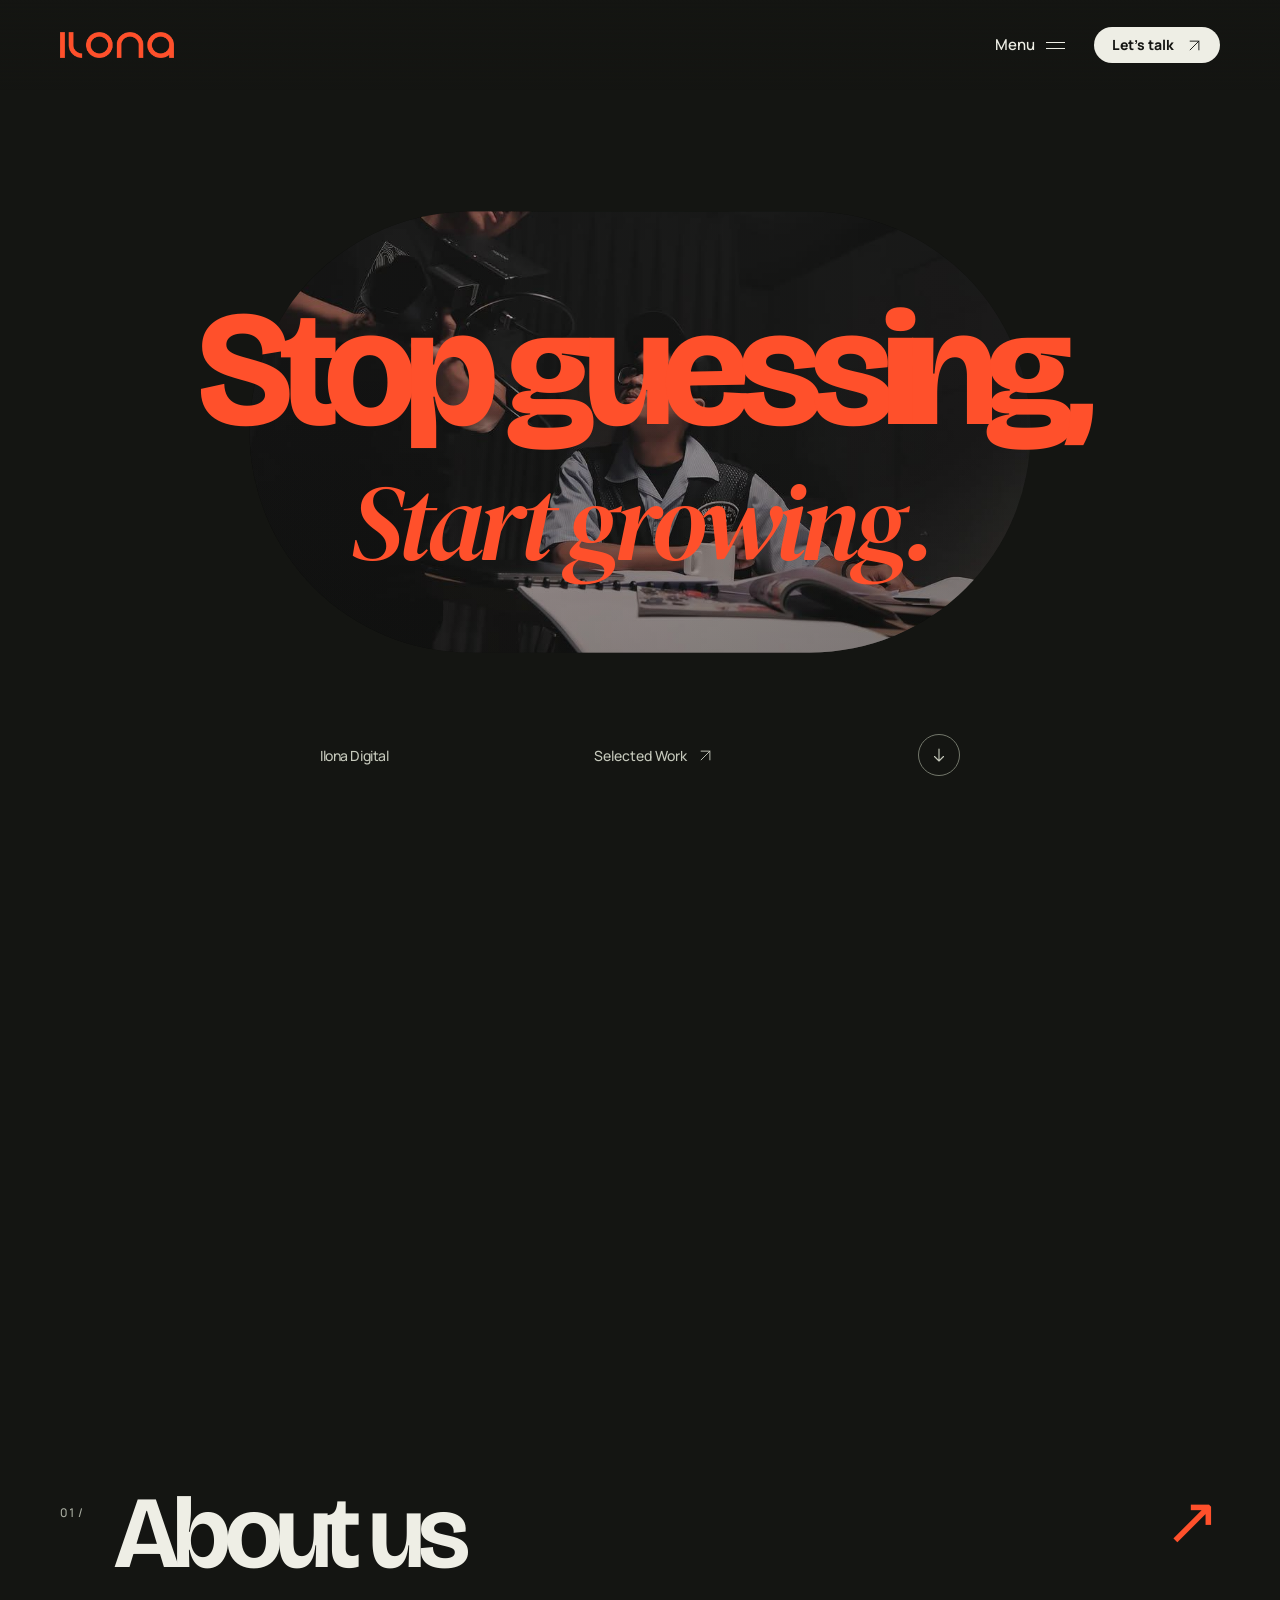
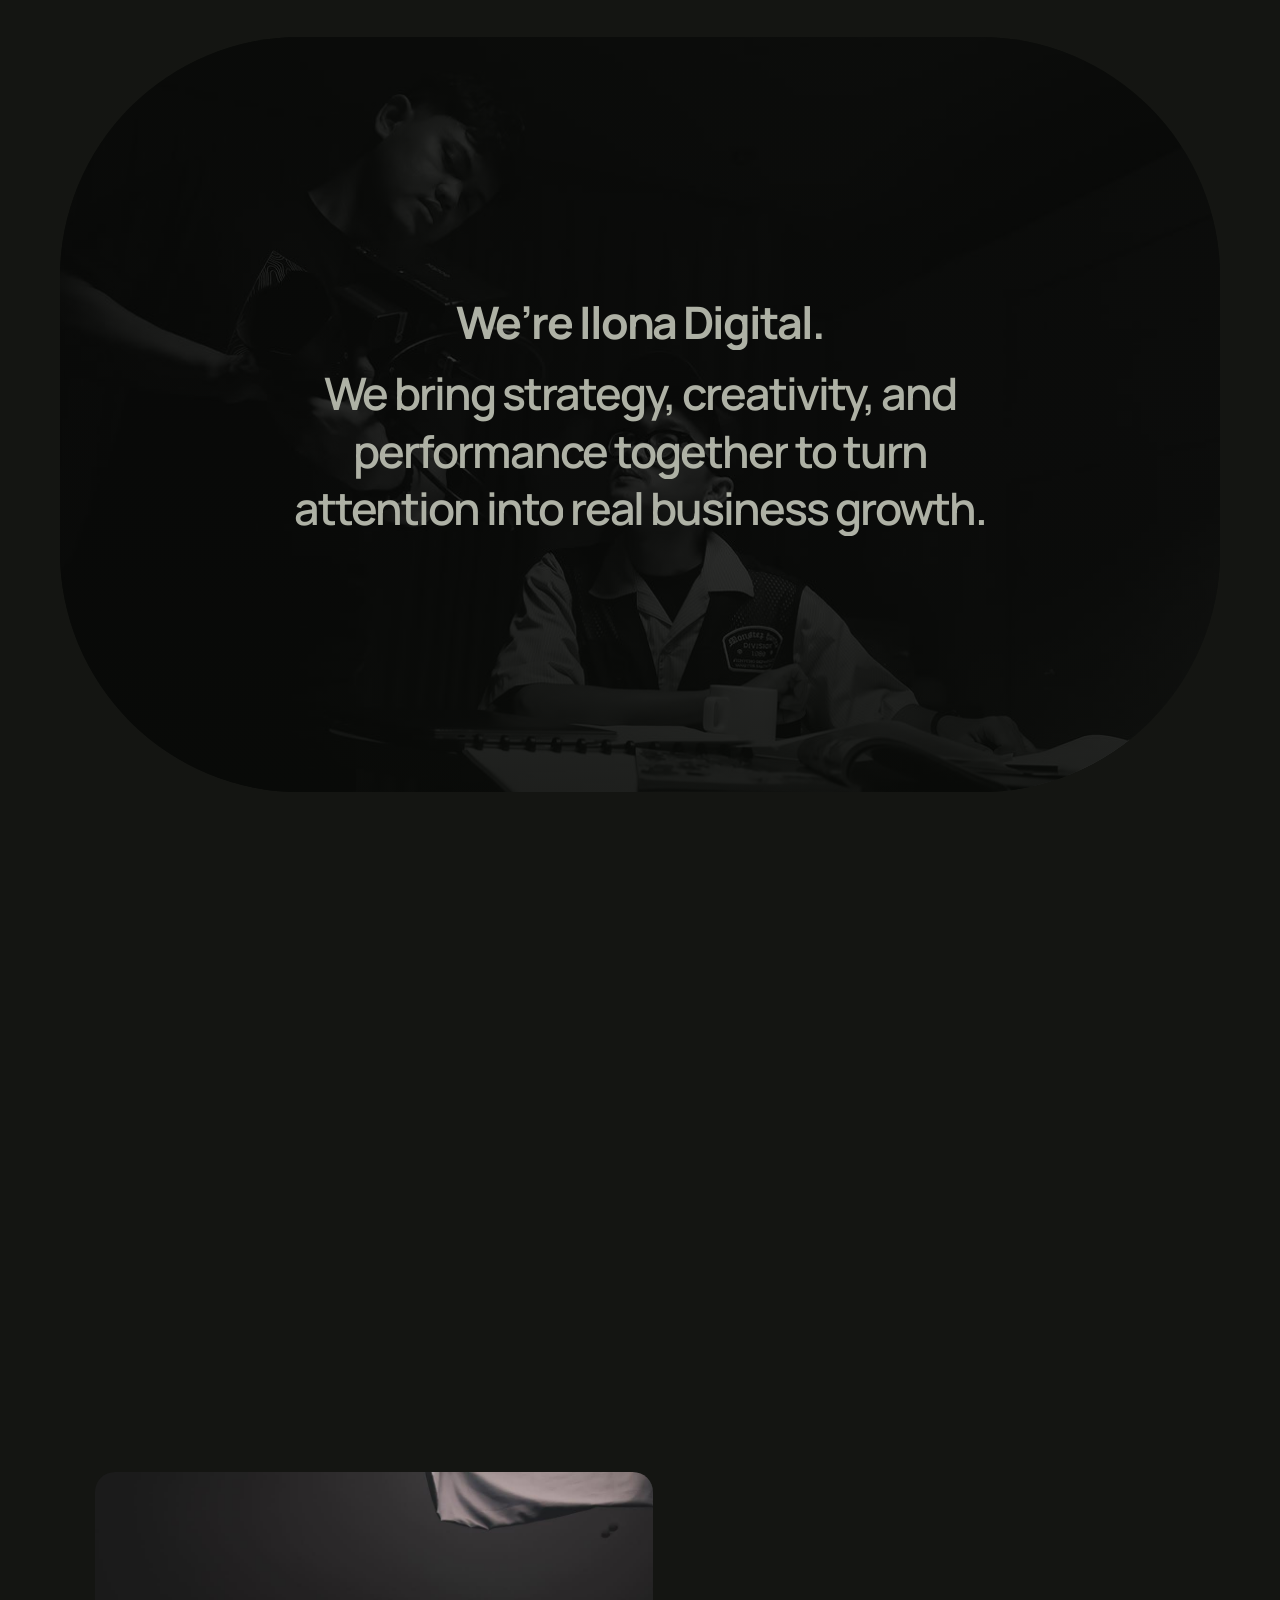
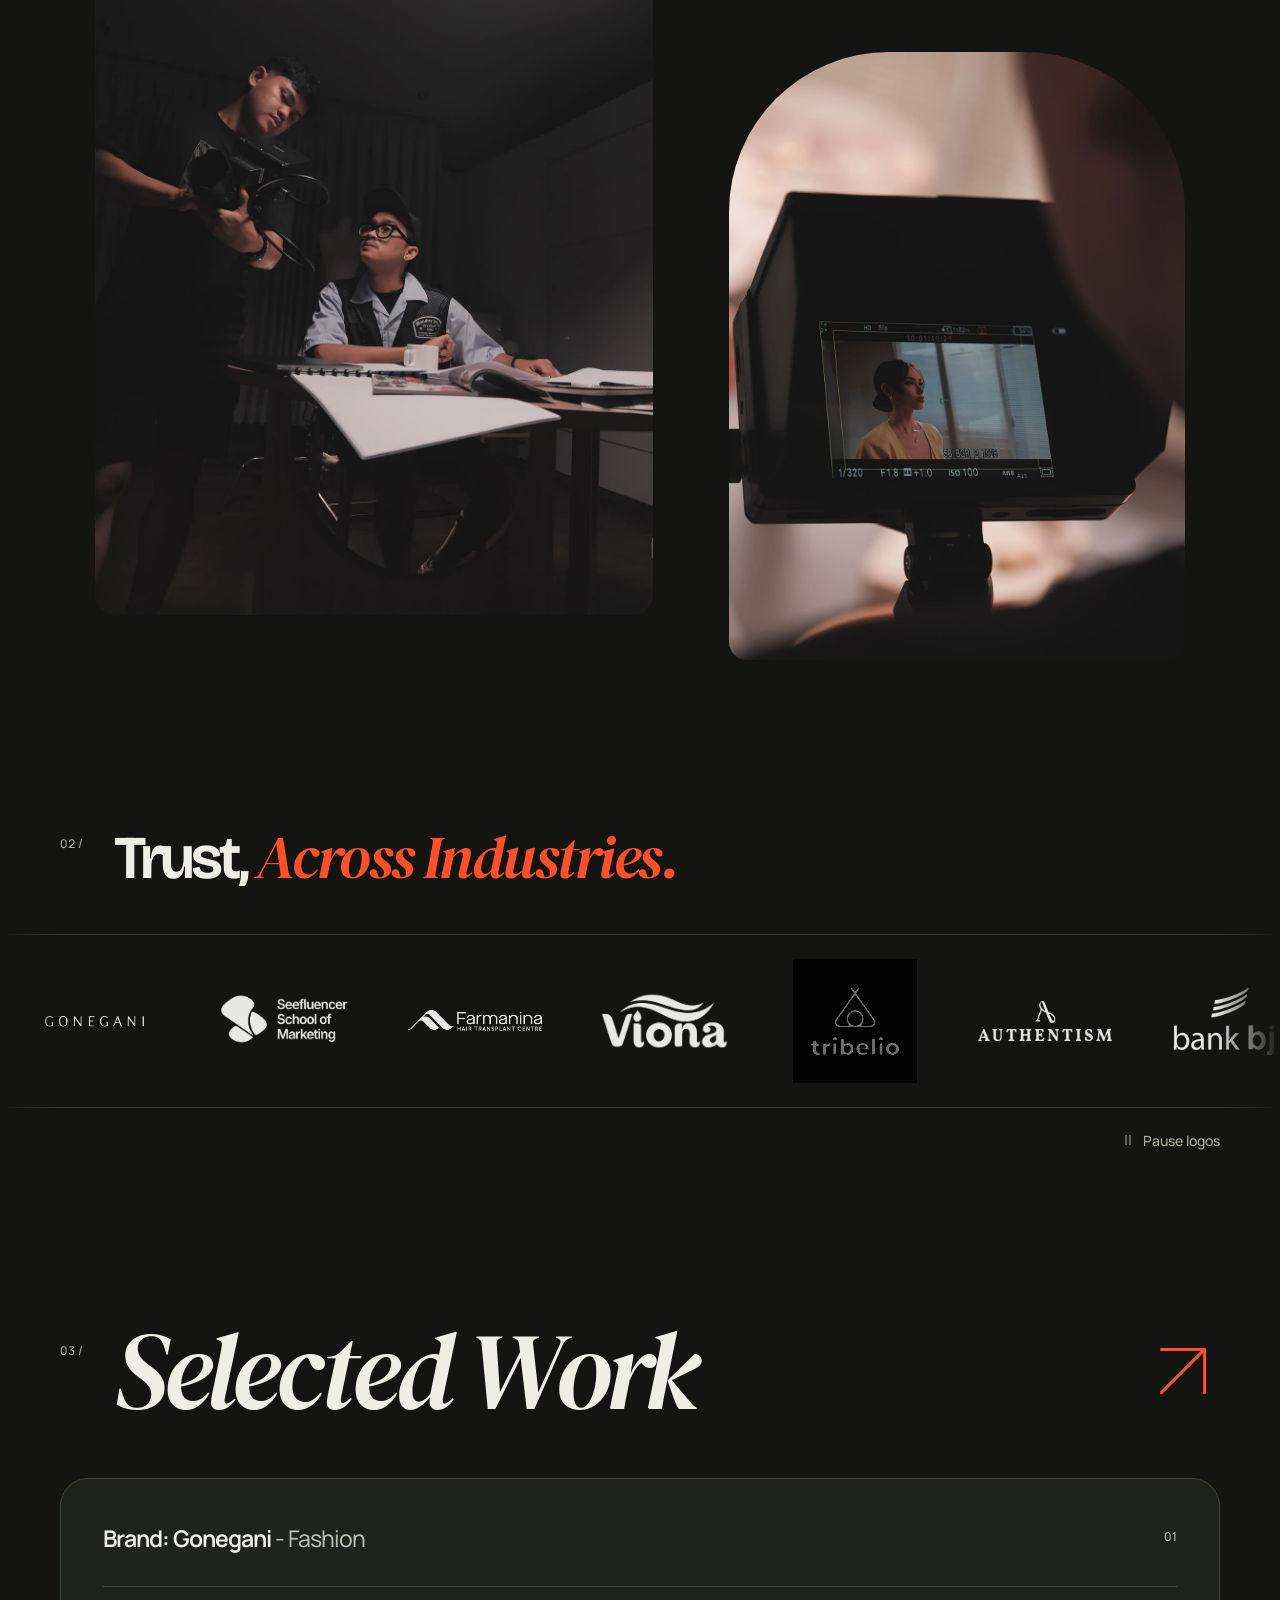
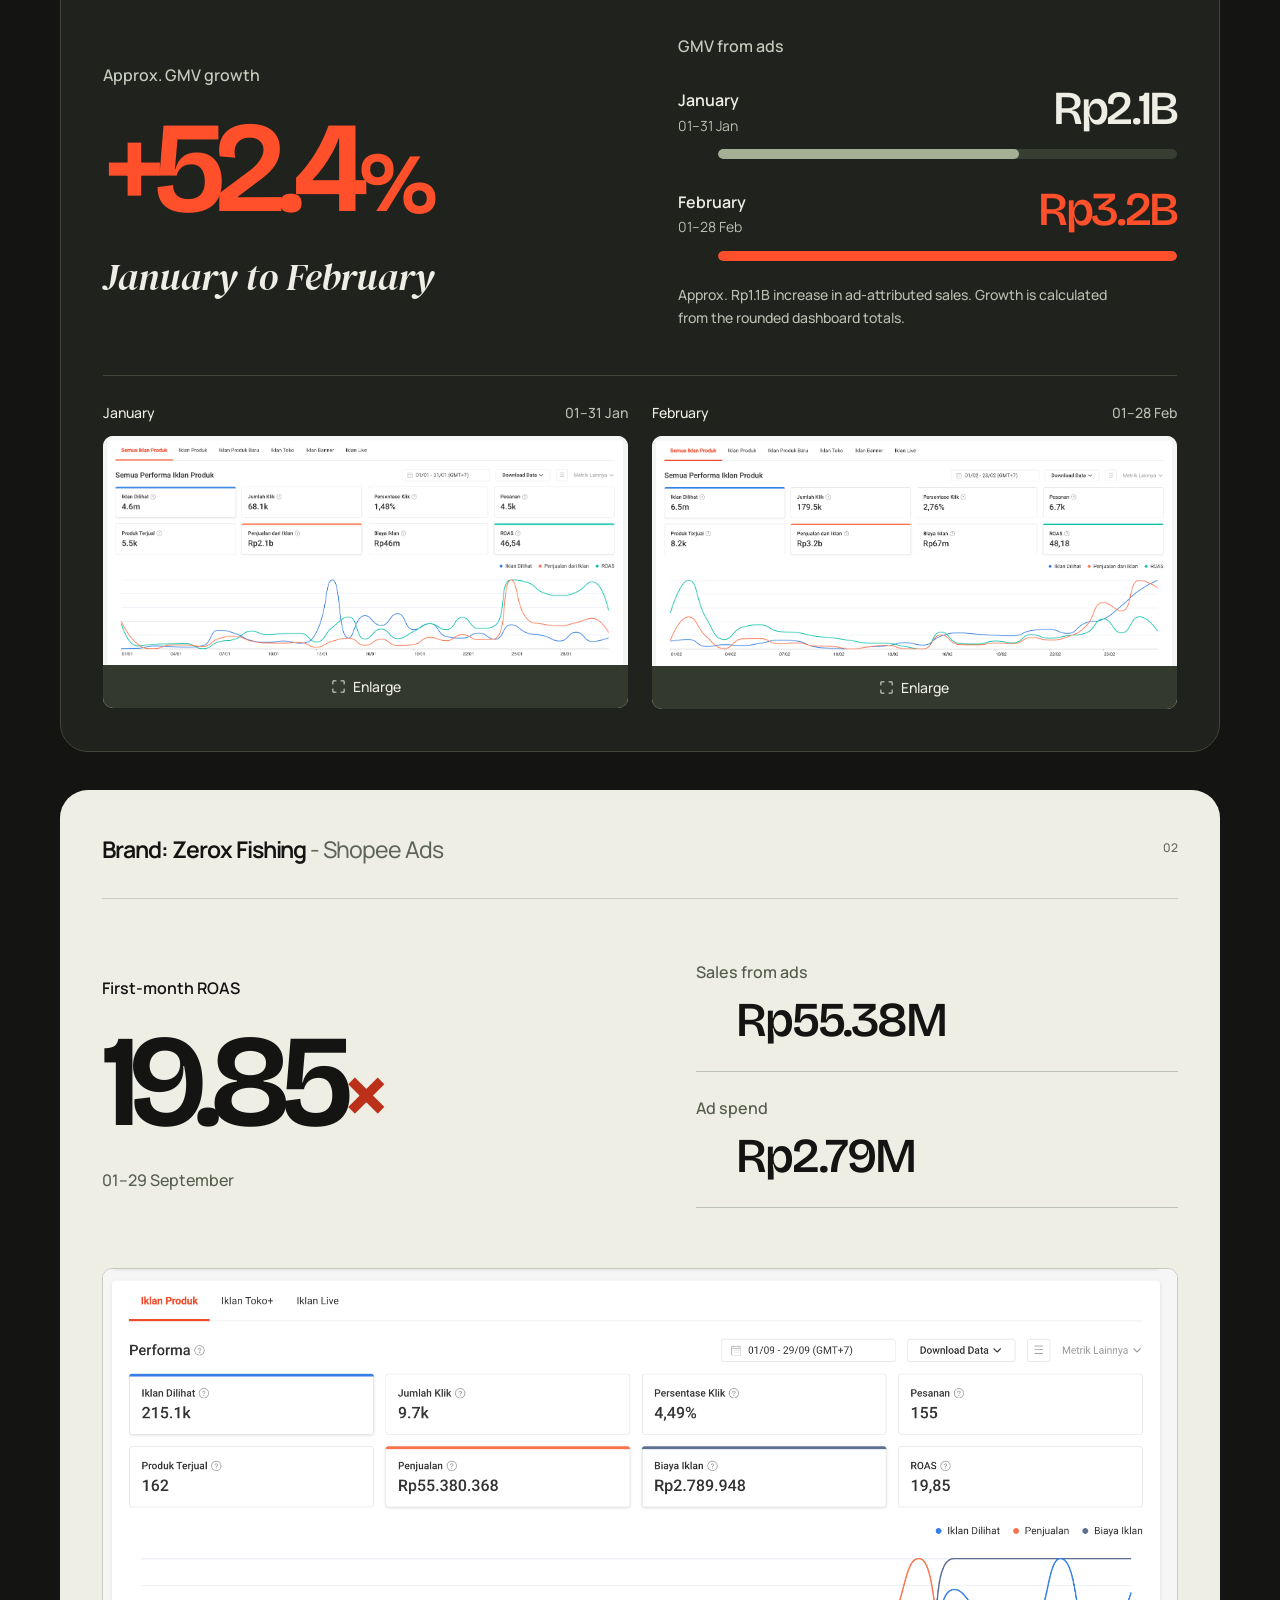
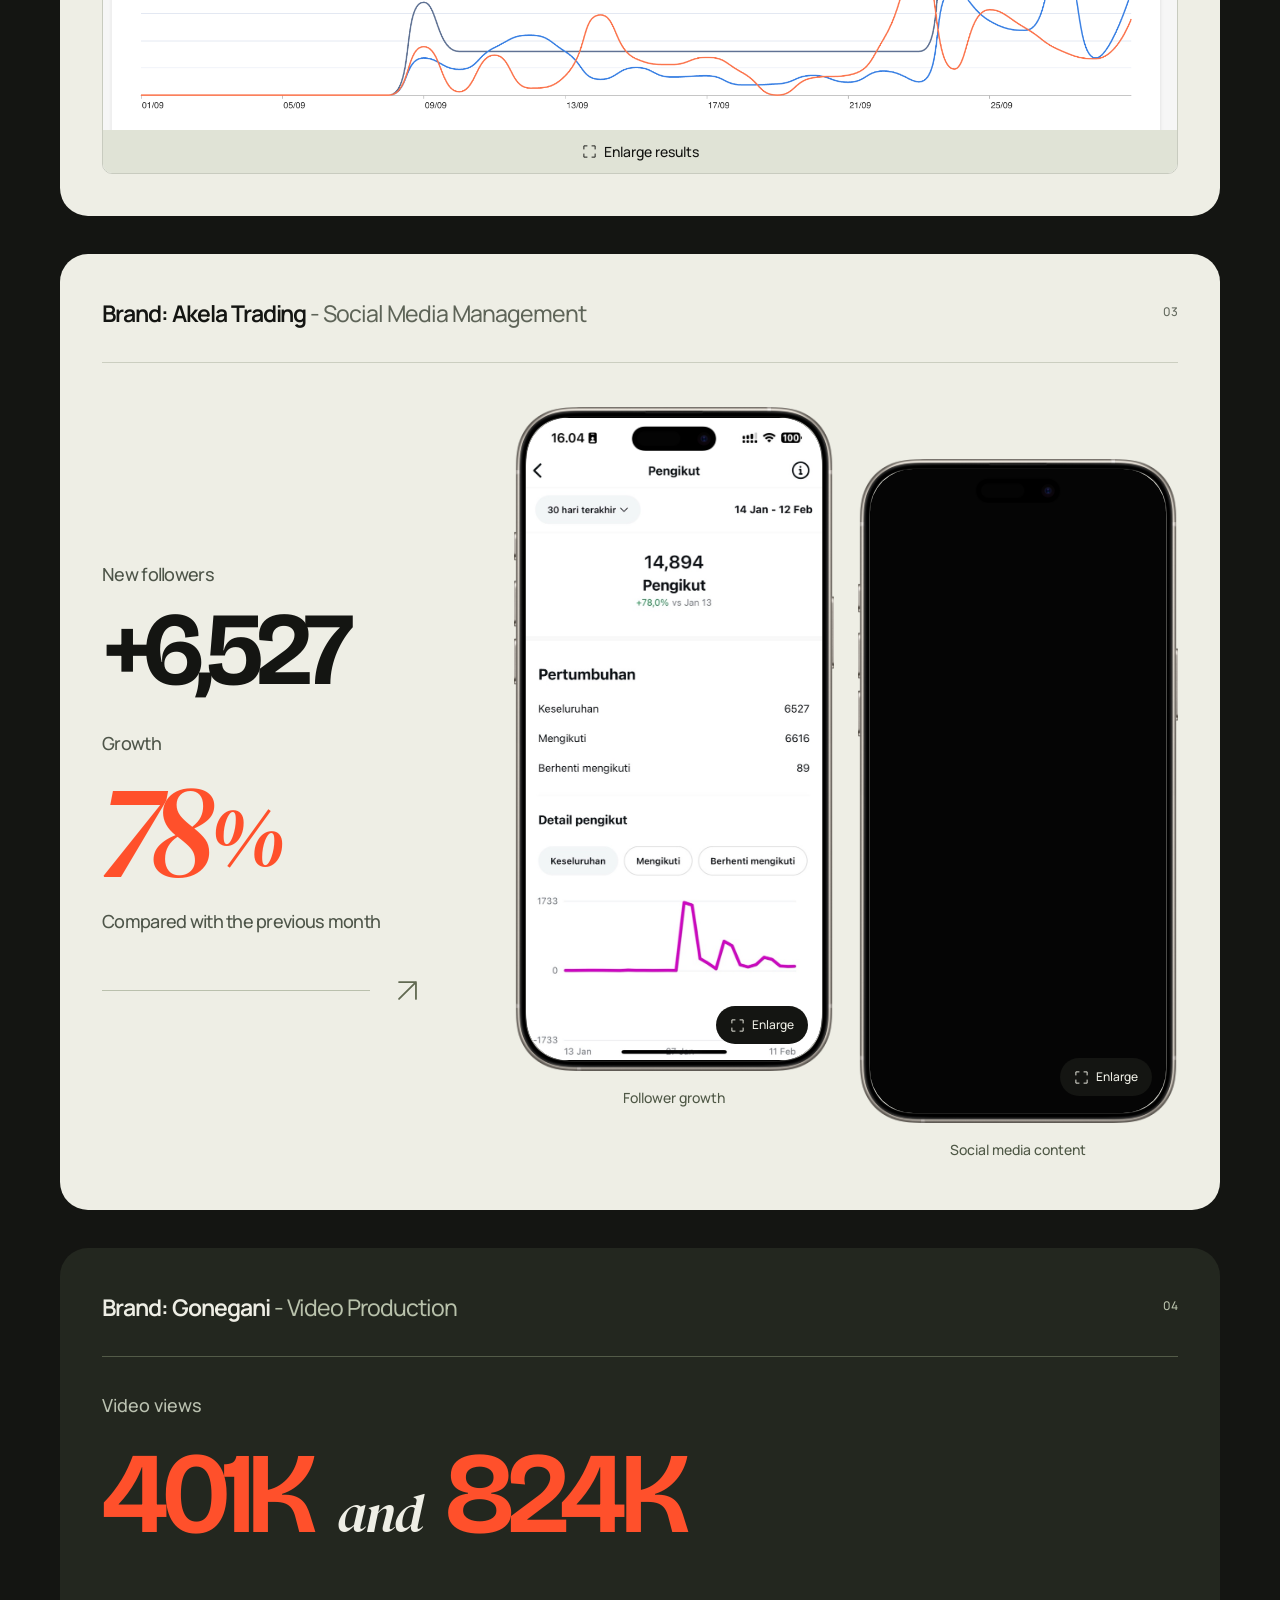
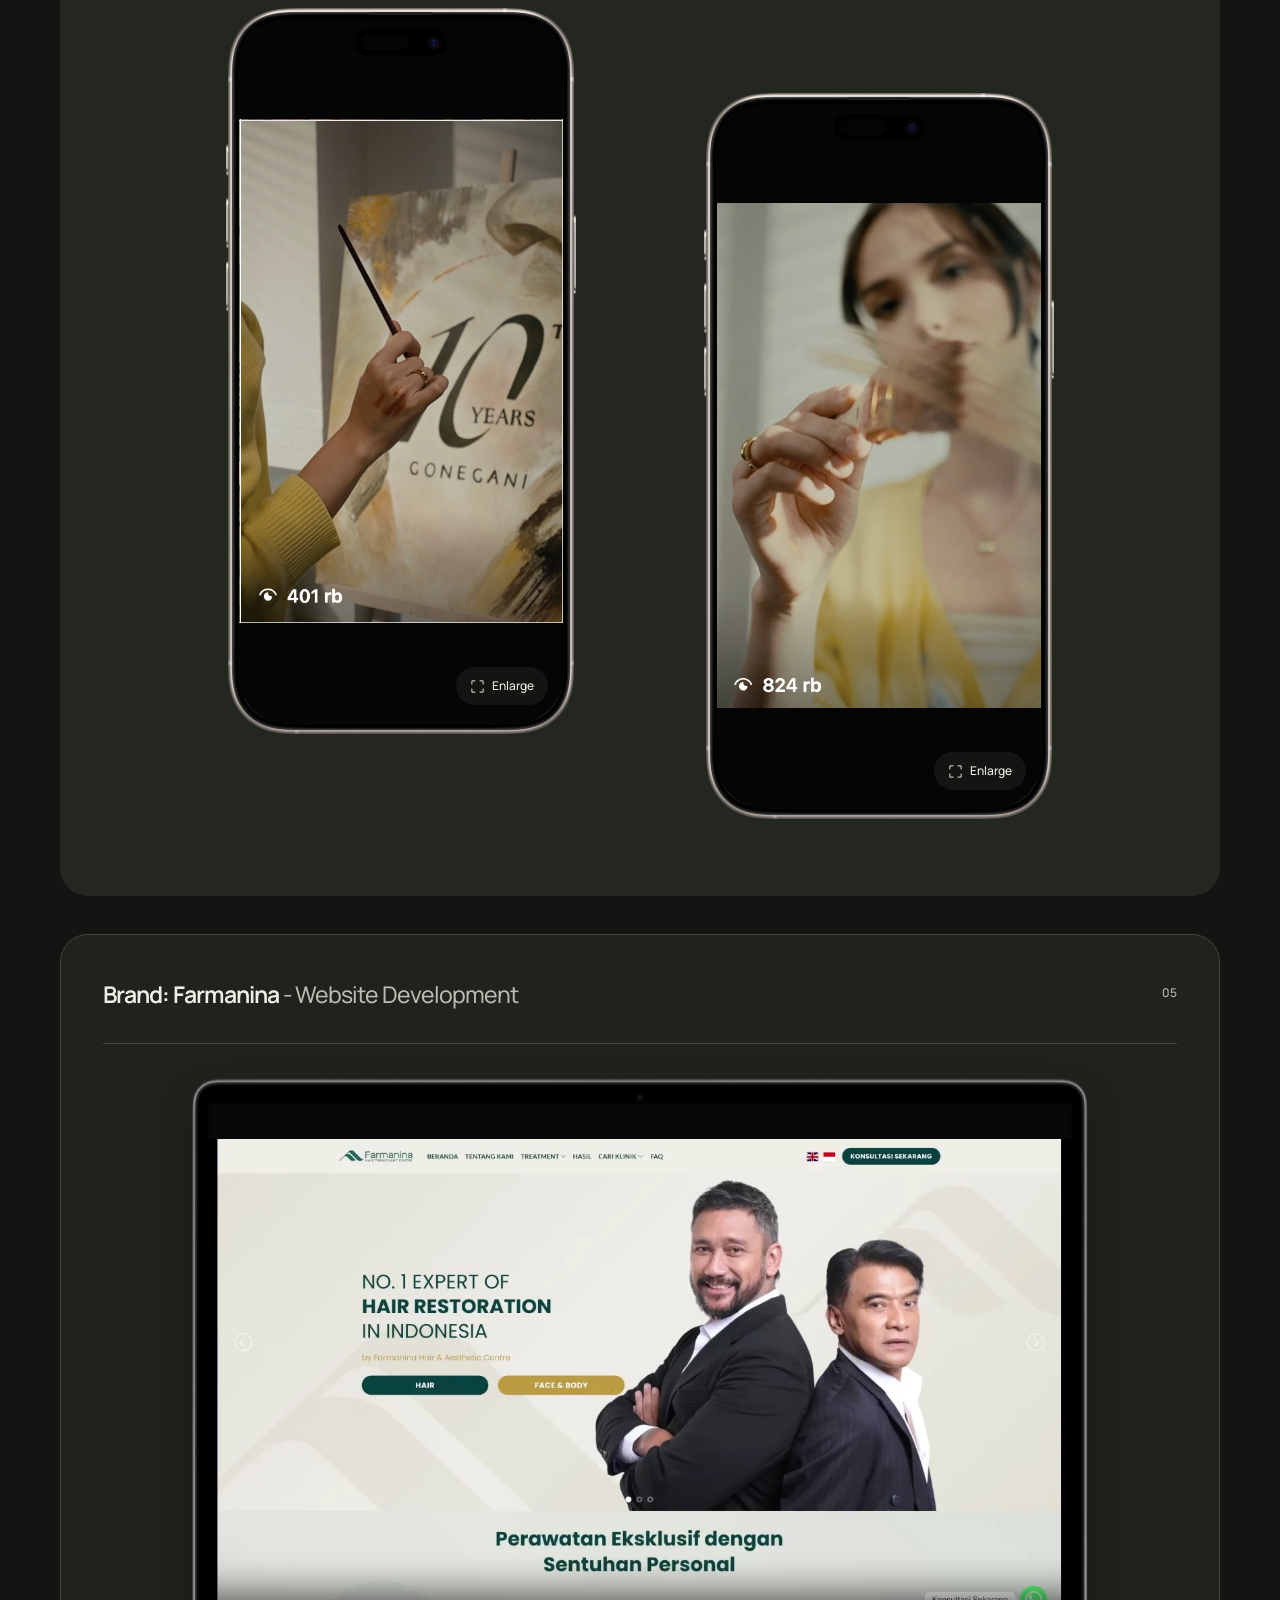
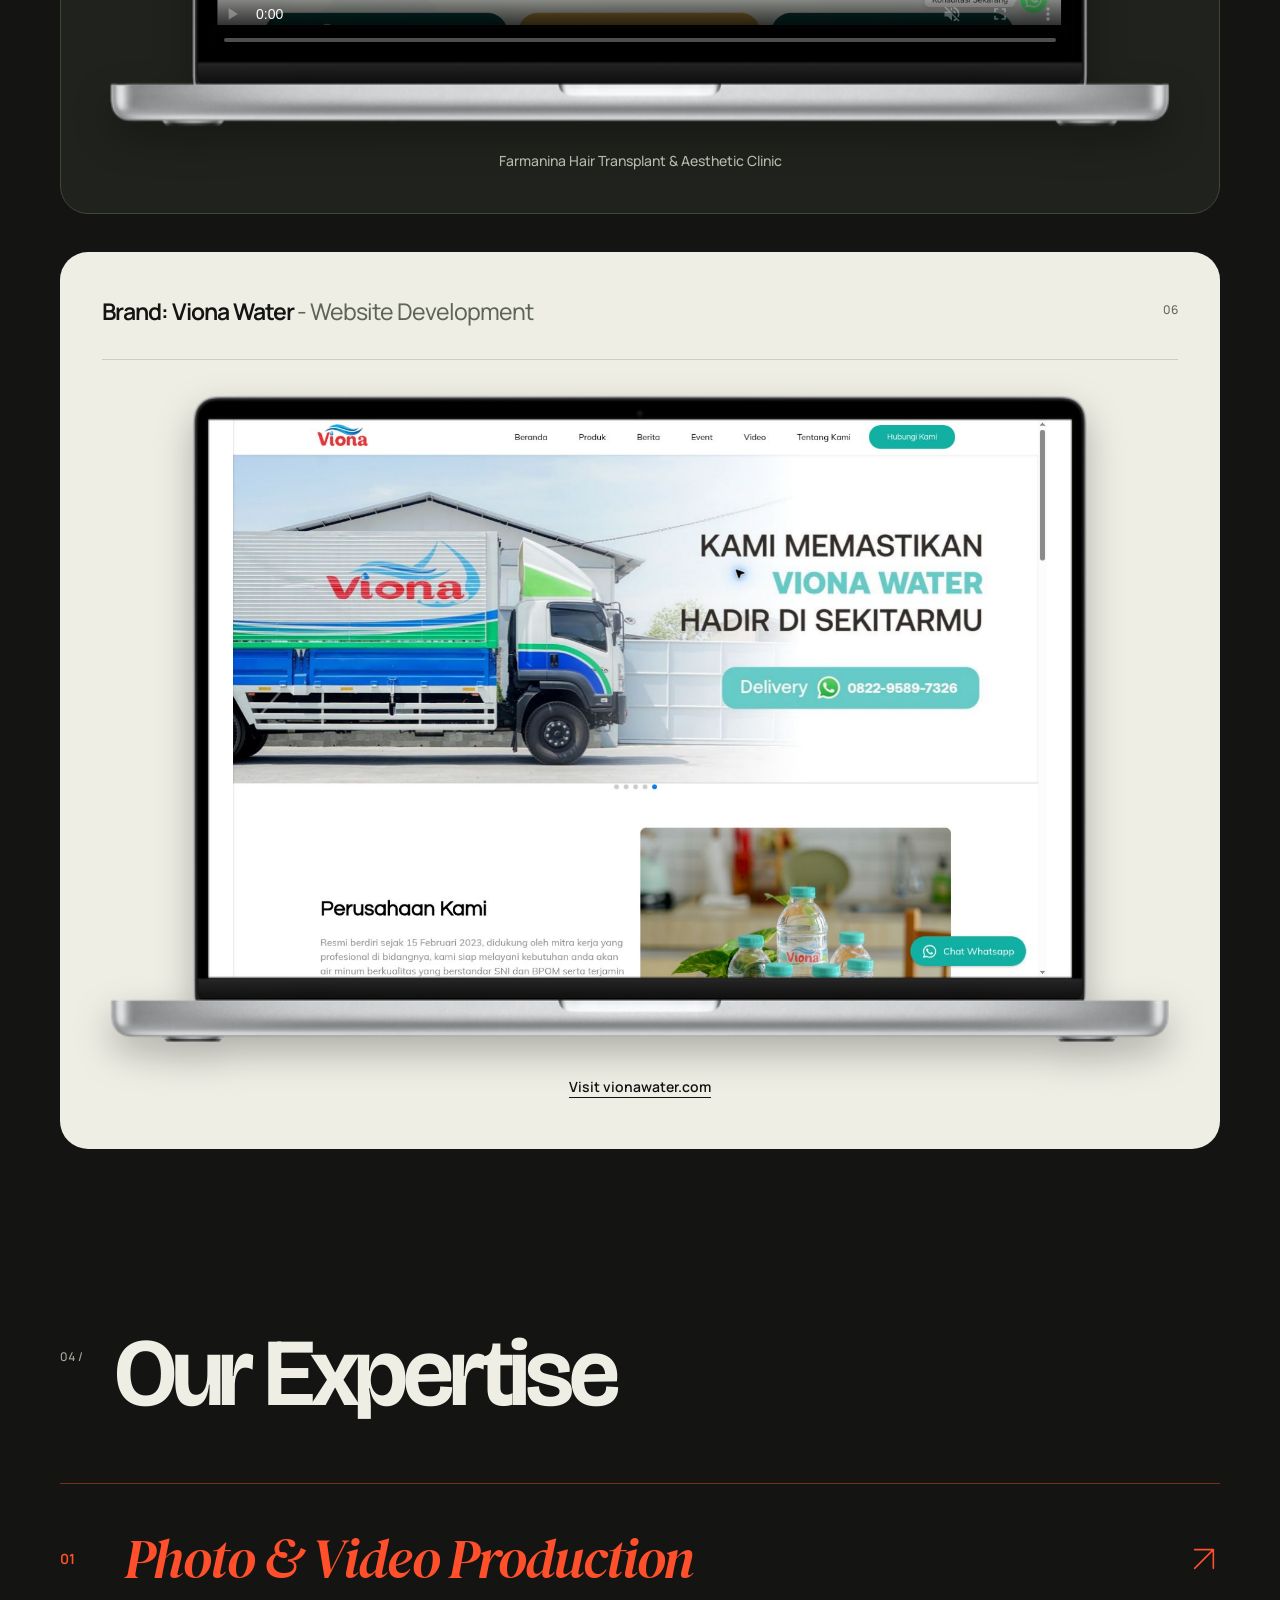
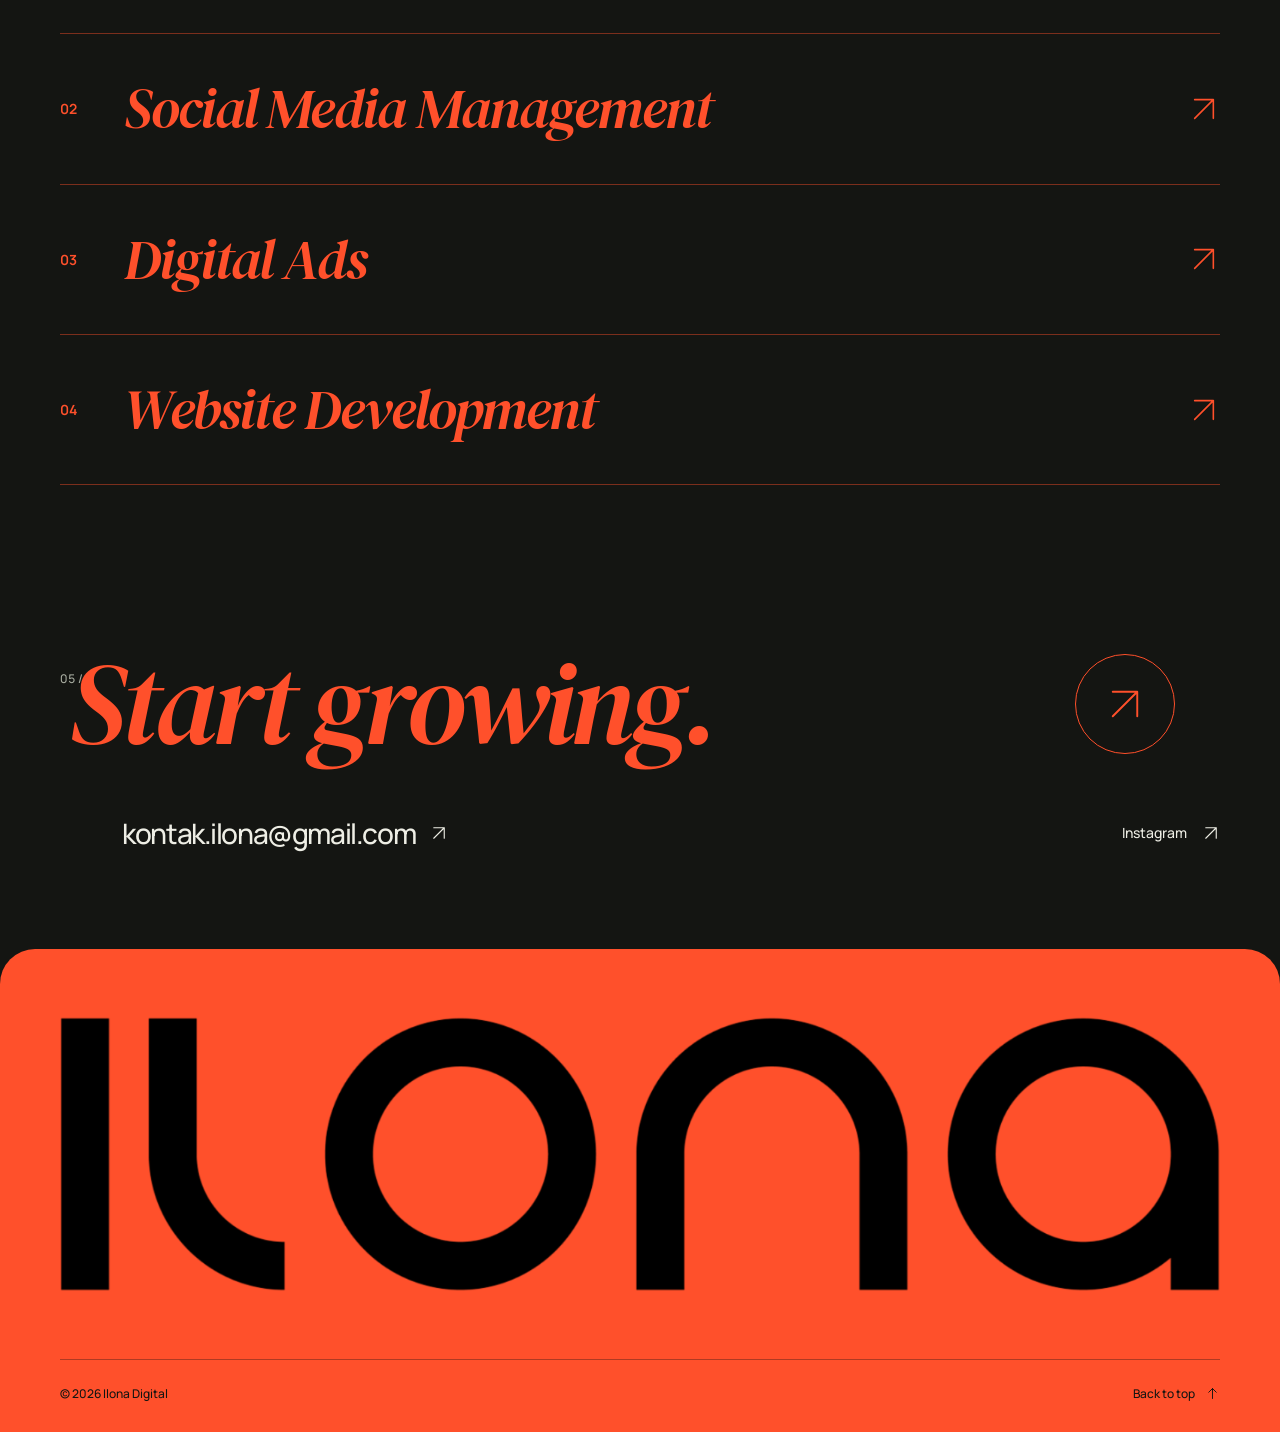
<file: index.html>
<!doctype html>
<html lang="en">
<head>
  <meta charset="UTF-8">
  <meta name="viewport" content="width=device-width, initial-scale=1">
  <meta name="theme-color" content="#141512">
  <meta name="description" content="Stop guessing, Start growing. Ilona Digital — Photo & Video Production, Social Media Management, Digital Ads, Website Development.">
  <title>Ilona Digital — Stop guessing, Start growing.</title>
  <meta property="og:type" content="website">
  <meta property="og:title" content="Ilona Digital — Stop guessing, Start growing.">
  <meta property="og:description" content="Photo & Video Production. Social Media Management. Digital Ads. Website Development.">
  <link rel="icon" type="image/png" href="./assets/ilona-logo.png">
  <link rel="preload" href="./assets/bricolage-variable.woff2" as="font" type="font/woff2" crossorigin>
  <link rel="preload" href="./assets/manrope-variable.woff2" as="font" type="font/woff2" crossorigin>
  <link rel="preload" href="./assets/dm-serif-italic.woff2" as="font" type="font/woff2" crossorigin>
  <link rel="stylesheet" href="./studio.css?v=11">
  <script src="./studio.js?v=9" defer></script>
</head>
<body class="studio-direction">
  <a class="skip-link" href="#main">Skip to content</a>
  <header class="site-header">
    <div class="header-inner wrap">
      <a class="brand" href="#top" aria-label="Ilona Digital — home"><img src="./assets/ilona-logo.png" width="1542" height="364" alt="Ilona Digital"></a>
      <div class="header-controls">
        <button class="menu-toggle" type="button" aria-expanded="false" aria-controls="mobile-nav" aria-label="Open menu"><span class="menu-label">Menu</span><span class="menu-bars" aria-hidden="true"><i></i><i></i></span></button>
        <a class="header-contact" href="#contact">Let's talk <svg class="icon" aria-hidden="true"><use href="#arrow-ne"/></svg></a>
      </div>
    </div>
    <nav class="mobile-nav" id="mobile-nav" aria-label="Main navigation" hidden>
      <div class="mobile-nav-inner wrap">
        <a href="#about"><span>01</span>About us<svg class="icon" aria-hidden="true"><use href="#arrow-ne"/></svg></a>
        <a href="#clients"><span>02</span>Trust<svg class="icon" aria-hidden="true"><use href="#arrow-ne"/></svg></a>
        <a href="#work"><span>03</span>Selected Work<svg class="icon" aria-hidden="true"><use href="#arrow-ne"/></svg></a>
        <a href="#expertise"><span>04</span>Our Expertise<svg class="icon" aria-hidden="true"><use href="#arrow-ne"/></svg></a>
        <a href="#contact"><span>05</span>Let's talk<svg class="icon" aria-hidden="true"><use href="#arrow-ne"/></svg></a>
        <a class="mobile-email" href="mailto:kontak.ilona@gmail.com">kontak.ilona@gmail.com</a>
      </div>
    </nav>
    <div class="reading-progress" aria-hidden="true"></div>
  </header>
  <main id="main">
    <section class="hero-story" id="top" aria-labelledby="hero-title">
      <div class="hero-pin">
        <div class="hero-media" aria-hidden="true">
          <img class="hero-image hero-image-first" src="./assets/brief/about-production.jpg" width="1170" height="1560" alt="" fetchpriority="high" decoding="async">
          <img class="hero-image hero-image-second" src="./assets/brief/about-monitor.jpg" width="1170" height="1560" alt="" decoding="async">
          <div class="hero-shade"></div>
        </div>
        <div class="hero-content">
          <h1 id="hero-title"><span class="hero-line">Stop guessing,</span> <span class="hero-line hero-italic">Start growing.</span></h1>
        </div>
        <div class="hero-foot"><span class="hero-name">Ilona Digital</span><a href="#work" class="hero-work-link">Selected Work <svg class="icon" aria-hidden="true"><use href="#arrow-ne"/></svg></a><a href="#about" class="hero-scroll-link" aria-label="Scroll to About us"><svg class="icon" aria-hidden="true"><use href="#arrow-down"/></svg></a></div>
      </div>
    </section>

    <section class="about-section wrap" id="about" aria-labelledby="about-title">
      <div class="section-heading reveal"><span class="section-index" aria-hidden="true">01 /</span><h2 id="about-title">About us</h2><span class="heading-mark" aria-hidden="true">↗</span></div>
      <div class="intro-story">
        <div class="intro-panel">
          <img class="intro-background" src="./assets/brief/about-production.jpg" width="1170" height="1560" alt="" loading="lazy" decoding="async">
          <div class="intro-shade" aria-hidden="true"></div>
          <p class="intro-statement"><span class="intro-name" data-intro-text>We’re Ilona Digital.</span> <span class="intro-description" data-intro-text>We bring strategy, creativity, and performance together to turn attention into real business growth.</span></p>
        </div>
      </div>
      <div class="about-images">
        <figure class="about-photo first-photo reveal" data-parallax="first">
          <img src="./assets/brief/about-production.jpg" width="1170" height="1560" alt="Production team filming on location." loading="lazy" decoding="async">
          <span class="photo-corner" aria-hidden="true"></span>
        </figure>
        <figure class="about-photo second-photo reveal" data-parallax="second">
          <img src="./assets/brief/about-monitor.jpg" width="1170" height="1560" alt="Camera monitor during a video shoot." loading="lazy" decoding="async">
          <span class="photo-corner" aria-hidden="true"></span>
        </figure>
      </div>
    </section>

    <section class="clients-section" id="clients" aria-labelledby="clients-title">
      <div class="wrap">
        <div class="section-heading reveal"><span class="section-index" aria-hidden="true">02 /</span><h2 id="clients-title">Trust, <span>Across Industries.</span></h2></div>
      </div>
      <div class="client-marquee" id="client-marquee">
        <div class="client-track">
          <ul class="client-logo-set" aria-label="Ilona Digital clients">
            <li class="logo-gonegani"><img src="./assets/clients/gonegani.png" width="2048" height="474" alt="Gonegani" loading="lazy" decoding="async"></li>
            <li class="logo-seefluencer"><img src="./assets/clients/seefluencer.png" width="669" height="275" alt="Seefluencer School of Marketing" loading="lazy" decoding="async"></li>
            <li class="logo-farmanina"><img src="./assets/clients/farmanina.webp" width="963" height="157" alt="Farmanina Hair Transplant Centre" loading="lazy" decoding="async"></li>
            <li class="logo-viona"><img src="./assets/clients/viona.png" width="580" height="266" alt="Viona Water" loading="lazy" decoding="async"></li>
            <li class="logo-tribelio"><img src="./assets/clients/tribelio.png" width="500" height="500" alt="Tribelio" loading="lazy" decoding="async"></li>
            <li class="logo-authentism"><img src="./assets/clients/authentism.webp" width="182" height="53" alt="Authentism" loading="lazy" decoding="async"></li>
            <li class="logo-bank-bjb"><img src="./assets/clients/bank-bjb.png" width="179" height="90" alt="Bank BJB" loading="lazy" decoding="async"></li>
            <li class="logo-maxim"><img src="./assets/clients/maxim.png" width="179" height="90" alt="Maxim" loading="lazy" decoding="async"></li>
            <li class="logo-amazy"><img src="./assets/clients/amazy.png" width="179" height="90" alt="Amazy Family Resto" loading="lazy" decoding="async"></li>
          </ul>
        </div>
      </div>
      <div class="wrap marquee-controls"><button class="marquee-toggle" type="button" aria-controls="client-marquee" aria-pressed="false" hidden><svg class="icon" aria-hidden="true"><use href="#pause"/></svg><span>Pause logos</span></button></div>
    </section>

    <section class="work-section" id="work" aria-labelledby="work-title">
      <div class="wrap">
        <div class="work-heading reveal"><div><span class="section-index" aria-hidden="true">03 /</span><h2 id="work-title">Selected Work</h2></div><svg class="work-arrow icon" aria-hidden="true"><use href="#arrow-ne"/></svg></div>
        <article class="case-study gmv-case" id="gonegani-gmv" aria-labelledby="gmv-title">
          <div class="case-top reveal"><h3 id="gmv-title">Brand: Gonegani <span class="case-discipline">- Fashion</span></h3><span class="case-number" aria-hidden="true">01</span></div>
          <div class="gmv-overview">
            <div class="gmv-highlight reveal">
              <p class="gmv-kicker">Approx. GMV growth</p>
              <p class="gmv-growth">+52.4<span>%</span></p>
              <p class="gmv-period">January to February</p>
            </div>
            <div class="gmv-breakdown reveal">
              <p class="gmv-kicker">GMV from ads</p>
              <dl class="gmv-comparison">
                <div class="gmv-month" style="--gmv-share:65.625%">
                  <dt>January <span>01–31 Jan</span></dt><dd>Rp2.1B</dd>
                  <dd class="gmv-bar" aria-hidden="true"></dd>
                </div>
                <div class="gmv-month gmv-month-february" style="--gmv-share:100%">
                  <dt>February <span>01–28 Feb</span></dt><dd>Rp3.2B</dd>
                  <dd class="gmv-bar" aria-hidden="true"></dd>
                </div>
              </dl>
              <p class="gmv-note">Approx. Rp1.1B increase in ad-attributed sales. Growth is calculated from the rounded dashboard totals.</p>
            </div>
          </div>
          <div class="gmv-evidence">
            <figure class="gmv-screenshot reveal">
              <figcaption><span>January</span><span>01–31 Jan</span></figcaption>
              <a class="result-image-link dashboard-image" href="./assets/brief/gonegani-gmv-january.png" target="_blank" rel="noopener" aria-label="Enlarge Gonegani January dashboard: Rp2.1 billion in sales from ads">
                <img src="./assets/brief/gonegani-gmv-january.png" width="2866" height="1252" alt="Gonegani January ads dashboard, 01–31 Jan: sales from ads Rp2.1b, ad spend Rp46m and ROAS 46.54." loading="lazy" decoding="async">
                <span class="enlarge-button"><svg class="icon" aria-hidden="true"><use href="#expand"/></svg><span>Enlarge</span></span>
              </a>
            </figure>
            <figure class="gmv-screenshot reveal">
              <figcaption><span>February</span><span>01–28 Feb</span></figcaption>
              <a class="result-image-link dashboard-image" href="./assets/brief/gonegani-gmv-february.png" target="_blank" rel="noopener" aria-label="Enlarge Gonegani February dashboard: Rp3.2 billion in sales from ads">
                <img src="./assets/brief/gonegani-gmv-february.png" width="2866" height="1258" alt="Gonegani February ads dashboard, 01–28 Feb: sales from ads Rp3.2b, ad spend Rp67m and ROAS 48.18." loading="lazy" decoding="async">
                <span class="enlarge-button"><svg class="icon" aria-hidden="true"><use href="#expand"/></svg><span>Enlarge</span></span>
              </a>
            </figure>
          </div>
        </article>
        <article class="case-study zerox-case" id="zerox-shopee" aria-labelledby="zerox-title">
          <div class="case-top reveal"><h3 id="zerox-title">Brand: Zerox Fishing <span class="case-discipline">- Shopee Ads</span></h3><span class="case-number" aria-hidden="true">02</span></div>
          <div class="zerox-overview">
            <div class="zerox-highlight reveal">
              <p class="zerox-kicker">First-month ROAS</p>
              <p class="zerox-roas">19.85<span>×</span></p>
              <p class="zerox-period">01–29 September</p>
            </div>
            <dl class="zerox-metrics reveal">
              <div><dt>Sales from ads</dt><dd>Rp55.38M</dd></div>
              <div><dt>Ad spend</dt><dd>Rp2.79M</dd></div>
            </dl>
          </div>
          <figure class="zerox-screenshot reveal">
            <a class="result-image-link dashboard-image" href="./assets/brief/zerox-shopee-ads.png" target="_blank" rel="noopener" aria-label="Enlarge Zerox Fishing first-month Shopee Ads results">
              <img src="./assets/brief/zerox-shopee-ads.png" width="2048" height="881" alt="Zerox Fishing Shopee Ads results for 01–29 September: sales Rp55,380,368, ad spend Rp2,789,948, ROAS 19.85 and 155 orders." loading="lazy" decoding="async">
              <span class="enlarge-button"><svg class="icon" aria-hidden="true"><use href="#expand"/></svg><span>Enlarge results</span></span>
            </a>
          </figure>
        </article>
        <article class="case-study" aria-labelledby="case-title">
          <div class="case-top reveal"><h3 id="case-title">Brand: Akela Trading <span class="case-discipline">- Social Media Management</span></h3><span class="case-number" aria-hidden="true">03</span></div>
          <div class="case-body">
            <div class="case-results reveal">
              <p class="result-statement"><span class="result-label">New followers</span> <strong class="result-number">+6,527</strong> <span class="result-label second-label">Growth</span> <strong class="result-growth">78<span>%</span></strong> <span class="result-label final-label">Compared with the previous month</span></p>
              <div class="result-rule" aria-hidden="true"><span></span><svg class="icon"><use href="#arrow-ne"/></svg></div>
            </div>
            <div class="akela-gallery" role="group" aria-label="Akela Trading screenshots" tabindex="0">
              <figure class="phone-visual reveal">
                <a class="result-image-link device-mockup" href="./assets/brief/akela-results.png" target="_blank" rel="noopener" aria-label="Enlarge Akela Trading results">
                  <span class="device-screen"><img src="./assets/brief/akela-results.png" width="710" height="1537" alt="Akela Trading results: 14,894 followers, 78.0% growth and 6,527 new followers." loading="lazy" decoding="async"></span>
                  <img class="device-frame" src="./assets/device/iphone-16-pro-max-natural.png" width="1424" height="2956" alt="" aria-hidden="true" loading="lazy" decoding="async">
                  <span class="enlarge-button"><svg class="icon" aria-hidden="true"><use href="#expand"/></svg><span>Enlarge</span></span>
                </a>
                <figcaption>Follower growth</figcaption>
              </figure>
              <figure class="phone-visual reveal">
                <a class="result-image-link device-mockup" href="./assets/brief/akela-content.jpg" target="_blank" rel="noopener" aria-label="Enlarge Akela Trading content">
                  <span class="device-screen"><img src="./assets/brief/akela-content.jpg" width="738" height="1600" alt="Original Akela Trading Instagram content grid and video views." loading="lazy" decoding="async"></span>
                  <img class="device-frame" src="./assets/device/iphone-16-pro-max-natural.png" width="1424" height="2956" alt="" aria-hidden="true" loading="lazy" decoding="async">
                  <span class="enlarge-button"><svg class="icon" aria-hidden="true"><use href="#expand"/></svg><span>Enlarge</span></span>
                </a>
                <figcaption>Social media content</figcaption>
              </figure>
            </div>
          </div>
        </article>
        <article class="case-study gonegani-case" aria-labelledby="gonegani-title">
          <div class="case-top reveal"><h3 id="gonegani-title">Brand: Gonegani <span class="case-discipline">- Video Production</span></h3><span class="case-number" aria-hidden="true">04</span></div>
          <p class="gonegani-statement reveal">Video views <strong>401K <span>and</span> 824K</strong></p>
          <div class="gonegani-gallery" role="group" aria-label="Gonegani video results" tabindex="0">
            <figure class="gonegani-visual reveal">
              <a class="result-image-link device-mockup contain-screen" href="./assets/brief/gonegani-401k.png" target="_blank" rel="noopener" aria-label="Enlarge Gonegani video result with 401K views">
                  <span class="device-screen"><img src="./assets/brief/gonegani-401k.png" width="508" height="790" alt="Gonegani production: a painting celebrating 10 years, with 401K video views." loading="lazy" decoding="async"></span>
                  <img class="device-frame" src="./assets/device/iphone-16-pro-max-natural.png" width="1424" height="2956" alt="" aria-hidden="true" loading="lazy" decoding="async">
                  <span class="enlarge-button"><svg class="icon" aria-hidden="true"><use href="#expand"/></svg><span>Enlarge</span></span>
                </a>
            </figure>
            <figure class="gonegani-visual reveal">
              <a class="result-image-link device-mockup contain-screen" href="./assets/brief/gonegani-824k.png" target="_blank" rel="noopener" aria-label="Enlarge Gonegani video result with 824K views">
                  <span class="device-screen"><img src="./assets/brief/gonegani-824k.png" width="500" height="778" alt="Gonegani production: a model with fabric, with 824K video views." loading="lazy" decoding="async"></span>
                  <img class="device-frame" src="./assets/device/iphone-16-pro-max-natural.png" width="1424" height="2956" alt="" aria-hidden="true" loading="lazy" decoding="async">
                  <span class="enlarge-button"><svg class="icon" aria-hidden="true"><use href="#expand"/></svg><span>Enlarge</span></span>
                </a>
            </figure>
          </div>
        </article>
        <article class="case-study farmanina-case" id="farmanina-website" aria-labelledby="farmanina-title">
          <div class="case-top reveal"><h3 id="farmanina-title">Brand: Farmanina <span class="case-discipline">- Website Development</span></h3><span class="case-number" aria-hidden="true">05</span></div>
          <figure class="website-preview reveal">
            <div class="macbook-mockup">
              <video class="macbook-screen" data-portfolio-video controls muted loop playsinline preload="none" poster="./assets/brief/farmanina-website-poster.webp" width="1280" height="720" aria-label="Farmanina clinic website walkthrough on a MacBook">
                <source src="./assets/brief/farmanina-website-preview.mp4" type="video/mp4">
                <a href="./assets/brief/farmanina-website-preview.mp4">Watch the Farmanina website walkthrough</a>
              </video>
              <img class="macbook-frame" src="./assets/device/macbook-pro-frame.png" width="800" height="489" alt="" aria-hidden="true" loading="lazy" decoding="async">
            </div>
            <figcaption>Farmanina Hair Transplant &amp; Aesthetic Clinic</figcaption>
          </figure>
        </article>
        <article class="case-study viona-case" id="viona-website" aria-labelledby="viona-title">
          <div class="case-top reveal"><h3 id="viona-title">Brand: Viona Water <span class="case-discipline">- Website Development</span></h3><span class="case-number" aria-hidden="true">06</span></div>
          <figure class="website-preview reveal">
            <a class="macbook-mockup macbook-snapshot result-image-link" href="./assets/brief/viona-homepage.jpg" target="_blank" rel="noopener" aria-label="Enlarge Viona Water website screenshot">
              <img class="macbook-screen" src="./assets/brief/viona-homepage.jpg" width="1348" height="926" alt="Viona Water website homepage with navigation, branded delivery truck, product information and company introduction." loading="lazy" decoding="async">
              <img class="macbook-frame" src="./assets/device/macbook-pro-frame.png" width="800" height="489" alt="" aria-hidden="true" loading="lazy" decoding="async">
            </a>
            <figcaption><a class="project-site-link" href="https://vionawater.com/" target="_blank" rel="noopener noreferrer">Visit vionawater.com</a></figcaption>
          </figure>
        </article>
      </div>
    </section>

    <section class="expertise-section wrap" id="expertise" aria-labelledby="expertise-title">
      <div class="expertise-heading reveal"><span class="section-index" aria-hidden="true">04 /</span><h2 id="expertise-title">Our Expertise</h2></div>
      <div class="expertise-rows">
        <details class="expertise-item reveal">
          <summary><span class="service-index" aria-hidden="true">01</span><h3>Photo &amp; Video Production</h3><span class="expertise-arrow" aria-hidden="true"><svg class="icon"><use href="#arrow-ne"/></svg></span></summary>
          <div class="expertise-detail">
            <img class="service-image" src="./assets/brief/about-production.jpg" width="1170" height="1560" alt="" loading="lazy" decoding="async">
            <div class="service-copy"><ul class="service-tags"><li>Photography</li><li>Campaign video</li><li>Reels production</li></ul><a class="service-cta brief-trigger" data-service="Photo &amp; Video Production" href="https://docs.google.com/forms/d/e/1FAIpQLSduMMmoJnQye6_7PCJLUN62f74MiSvdaxJvKP2VKKF1_CbilQ/viewform" target="_blank" rel="noopener noreferrer">Let's talk <svg class="icon" aria-hidden="true"><use href="#arrow-ne"/></svg></a></div>
          </div>
        </details>
        <details class="expertise-item reveal">
          <summary><span class="service-index" aria-hidden="true">02</span><h3>Social Media Management</h3><span class="expertise-arrow" aria-hidden="true"><svg class="icon"><use href="#arrow-ne"/></svg></span></summary>
          <div class="expertise-detail">
            <img class="service-image" src="./assets/brief/gonegani-824k.png" width="500" height="778" alt="" loading="lazy" decoding="async">
            <div class="service-copy"><ul class="service-tags"><li>Content strategy</li><li>Copywriting</li><li>Feed &amp; Reels</li><li>Reporting</li></ul><a class="service-cta brief-trigger" data-service="Social Media Management" href="https://docs.google.com/forms/d/e/1FAIpQLSduMMmoJnQye6_7PCJLUN62f74MiSvdaxJvKP2VKKF1_CbilQ/viewform" target="_blank" rel="noopener noreferrer">Let's talk <svg class="icon" aria-hidden="true"><use href="#arrow-ne"/></svg></a></div>
          </div>
        </details>
        <details class="expertise-item reveal">
          <summary><span class="service-index" aria-hidden="true">03</span><h3>Digital Ads</h3><span class="expertise-arrow" aria-hidden="true"><svg class="icon"><use href="#arrow-ne"/></svg></span></summary>
          <div class="expertise-detail">
            <img class="service-image" src="./assets/brief/about-monitor.jpg" width="1170" height="1560" alt="" loading="lazy" decoding="async">
            <div class="service-copy"><ul class="service-tags"><li>Meta Ads</li><li>Google Ads</li><li>Tiktok Ads</li><li>Shopee Ads</li></ul><a class="service-cta brief-trigger" data-service="Digital Ads" href="https://docs.google.com/forms/d/e/1FAIpQLSduMMmoJnQye6_7PCJLUN62f74MiSvdaxJvKP2VKKF1_CbilQ/viewform" target="_blank" rel="noopener noreferrer">Let's talk <svg class="icon" aria-hidden="true"><use href="#arrow-ne"/></svg></a></div>
          </div>
        </details>
        <details class="expertise-item reveal">
          <summary><span class="service-index" aria-hidden="true">04</span><h3>Website Development</h3><span class="expertise-arrow" aria-hidden="true"><svg class="icon"><use href="#arrow-ne"/></svg></span></summary>
          <div class="expertise-detail">
            <img class="service-image service-image-logo" src="./assets/ilona-logo.png" width="1542" height="364" alt="" loading="lazy" decoding="async">
            <div class="service-copy"><ul class="service-tags"><li>Website Development</li></ul><a class="service-cta brief-trigger" data-service="Website Development" href="https://docs.google.com/forms/d/e/1FAIpQLSduMMmoJnQye6_7PCJLUN62f74MiSvdaxJvKP2VKKF1_CbilQ/viewform" target="_blank" rel="noopener noreferrer">Let's talk <svg class="icon" aria-hidden="true"><use href="#arrow-ne"/></svg></a></div>
          </div>
        </details>
      </div>
    </section>

    <section class="contact-section" id="contact" aria-labelledby="contact-title">
      <div class="wrap">
        <div class="contact-top reveal"><span class="section-index" aria-hidden="true">05 /</span><a class="contact-cta brief-trigger" href="https://docs.google.com/forms/d/e/1FAIpQLSduMMmoJnQye6_7PCJLUN62f74MiSvdaxJvKP2VKKF1_CbilQ/viewform" target="_blank" rel="noopener noreferrer"><h2 id="contact-title">Start growing.</h2><span class="contact-arrow"><svg class="icon" aria-hidden="true"><use href="#arrow-ne"/></svg></span></a></div>
        <div class="contact-links"><a href="mailto:kontak.ilona@gmail.com">kontak.ilona@gmail.com <svg class="icon" aria-hidden="true"><use href="#arrow-ne"/></svg></a><a href="https://instagram.com/ilonadigital" target="_blank" rel="noopener noreferrer">Instagram <svg class="icon" aria-hidden="true"><use href="#arrow-ne"/></svg></a></div>
      </div>
    </section>
  </main>
  <footer class="site-footer">
    <div class="wrap">
      <a class="footer-wordmark" href="#top" aria-label="Ilona Digital — back to top"><img src="./assets/ilona-logo.png" width="1542" height="364" alt="Ilona Digital" loading="lazy"></a>
      <div class="footer-bottom"><span>© <span id="copyright-year">2026</span> Ilona Digital</span><a href="#top">Back to top <svg class="icon" aria-hidden="true"><use href="#arrow-up"/></svg></a></div>
    </div>
  </footer>

  <dialog id="brief-dialog" class="brief-dialog" aria-labelledby="brief-title">
    <div class="dialog-heading"><div><h2 id="brief-title">Let's talk</h2><p id="service-context" hidden></p></div><button class="dialog-close" type="button" aria-label="Close form" autofocus><svg class="icon" aria-hidden="true"><use href="#close"/></svg></button></div>
    <div class="form-fallback"><a href="https://docs.google.com/forms/d/e/1FAIpQLSduMMmoJnQye6_7PCJLUN62f74MiSvdaxJvKP2VKKF1_CbilQ/viewform" target="_blank" rel="noopener noreferrer">Open the form in a new tab <svg class="icon" aria-hidden="true"><use href="#arrow-ne"/></svg></a></div>
    <iframe id="brief-frame" title="Ilona Digital consultation form" data-src="https://docs.google.com/forms/d/e/1FAIpQLSduMMmoJnQye6_7PCJLUN62f74MiSvdaxJvKP2VKKF1_CbilQ/viewform?embedded=true" width="720" height="900"></iframe>
    <p class="dialog-email"><a href="mailto:kontak.ilona@gmail.com">kontak.ilona@gmail.com</a></p>
  </dialog>
  <dialog id="result-dialog" class="result-dialog" aria-label="Akela Trading results">
    <button class="image-close" type="button" aria-label="Close image" autofocus><svg class="icon" aria-hidden="true"><use href="#close"/></svg></button>
    <img src="./assets/brief/akela-results.png" width="710" height="1537" alt="Original Akela Trading results: 6,527 new followers and 78.0% growth." loading="lazy">
  </dialog>
  <div class="expertise-preview" aria-hidden="true"><div class="expertise-preview-inner"><img class="preview-image" alt=""><p class="preview-title"></p><ul class="preview-tags"></ul></div></div>
  <svg class="icon-sprite" xmlns="http://www.w3.org/2000/svg" aria-hidden="true"><symbol id="arrow-ne" viewBox="0 0 24 24"><path d="M5 19 19 5M5 5h14v14"/></symbol><symbol id="arrow-down" viewBox="0 0 24 24"><path d="M12 4v16m-6-6 6 6 6-6"/></symbol><symbol id="arrow-up" viewBox="0 0 24 24"><path d="M12 20V4m-6 6 6-6 6 6"/></symbol><symbol id="close" viewBox="0 0 24 24"><path d="m6 6 12 12M6 18 18 6"/></symbol><symbol id="expand" viewBox="0 0 24 24"><path d="M8 3H3v5m13-5h5v5M3 16v5h5m13-5v5h-5"/></symbol><symbol id="pause" viewBox="0 0 24 24"><path d="M9 5v14M15 5v14"/></symbol><symbol id="play" viewBox="0 0 24 24"><path d="m8 5 11 7-11 7Z"/></symbol></svg>
</body>
</html>
</file>
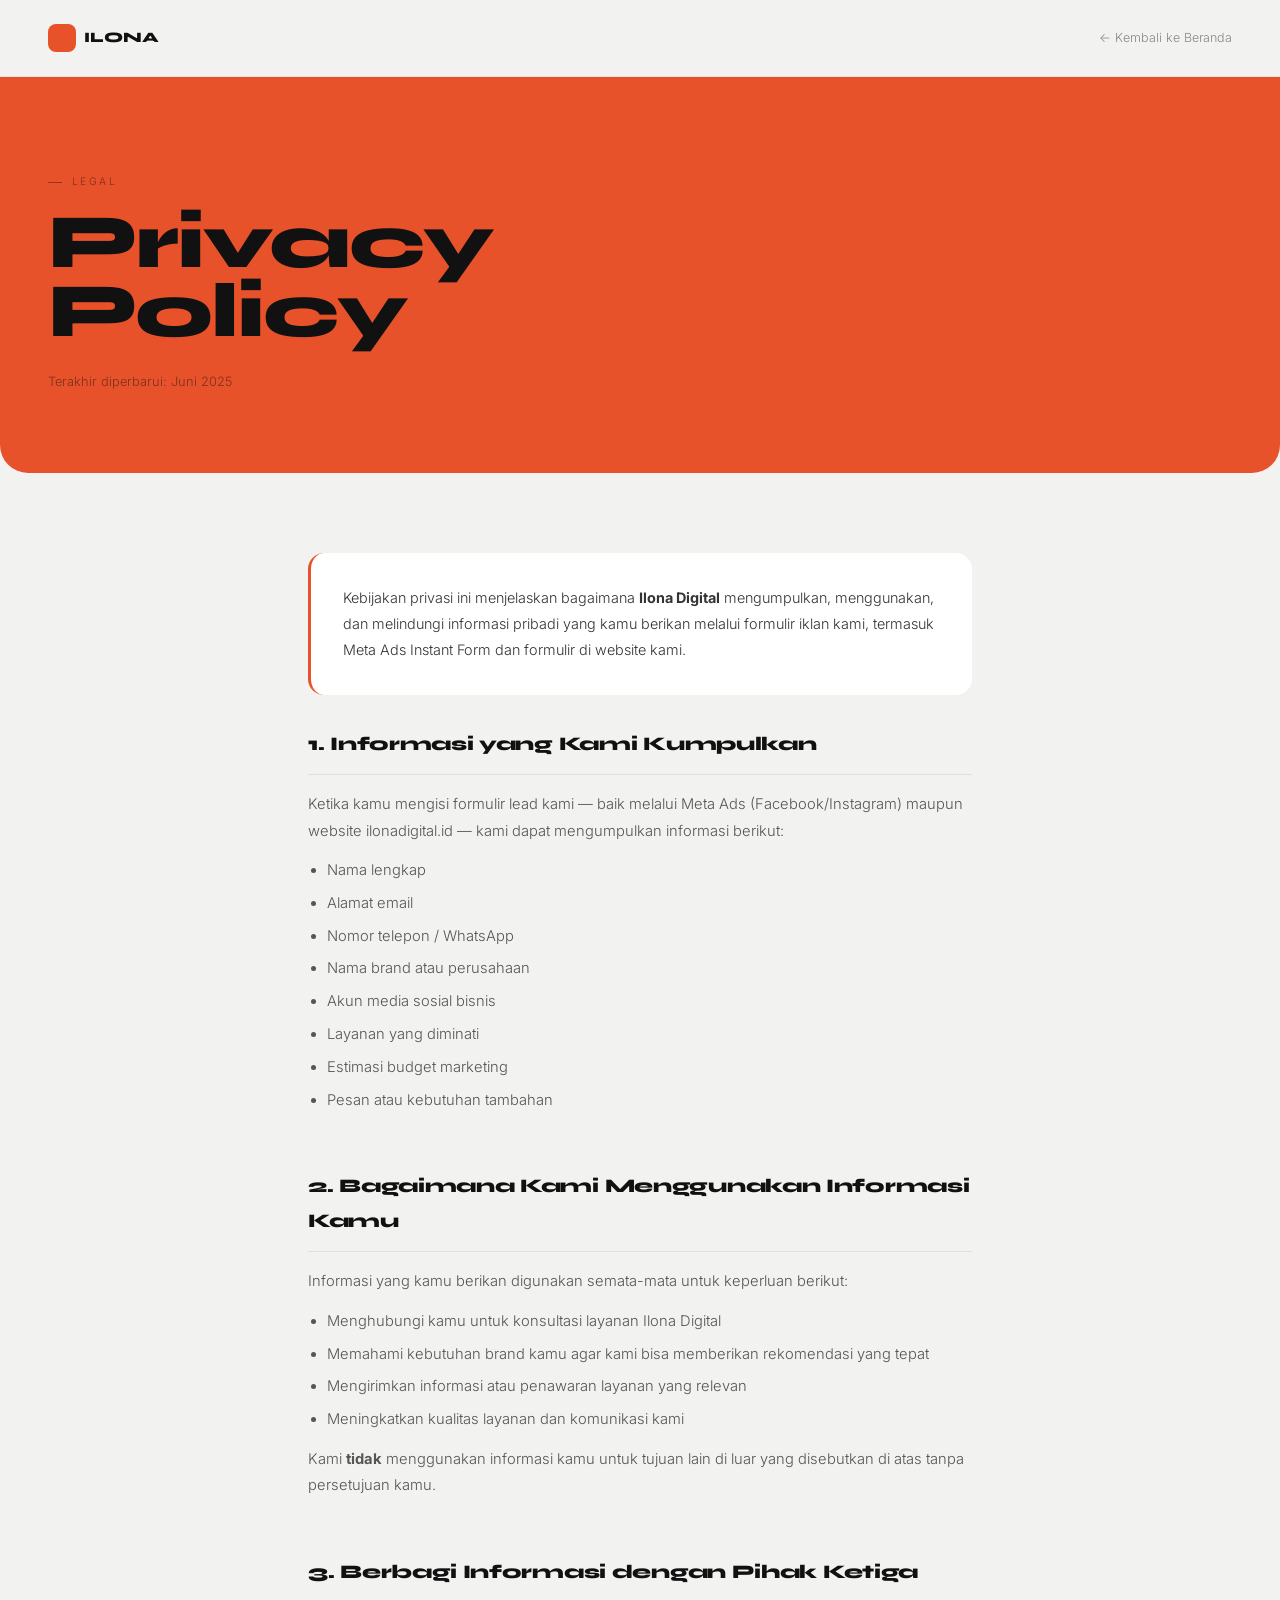
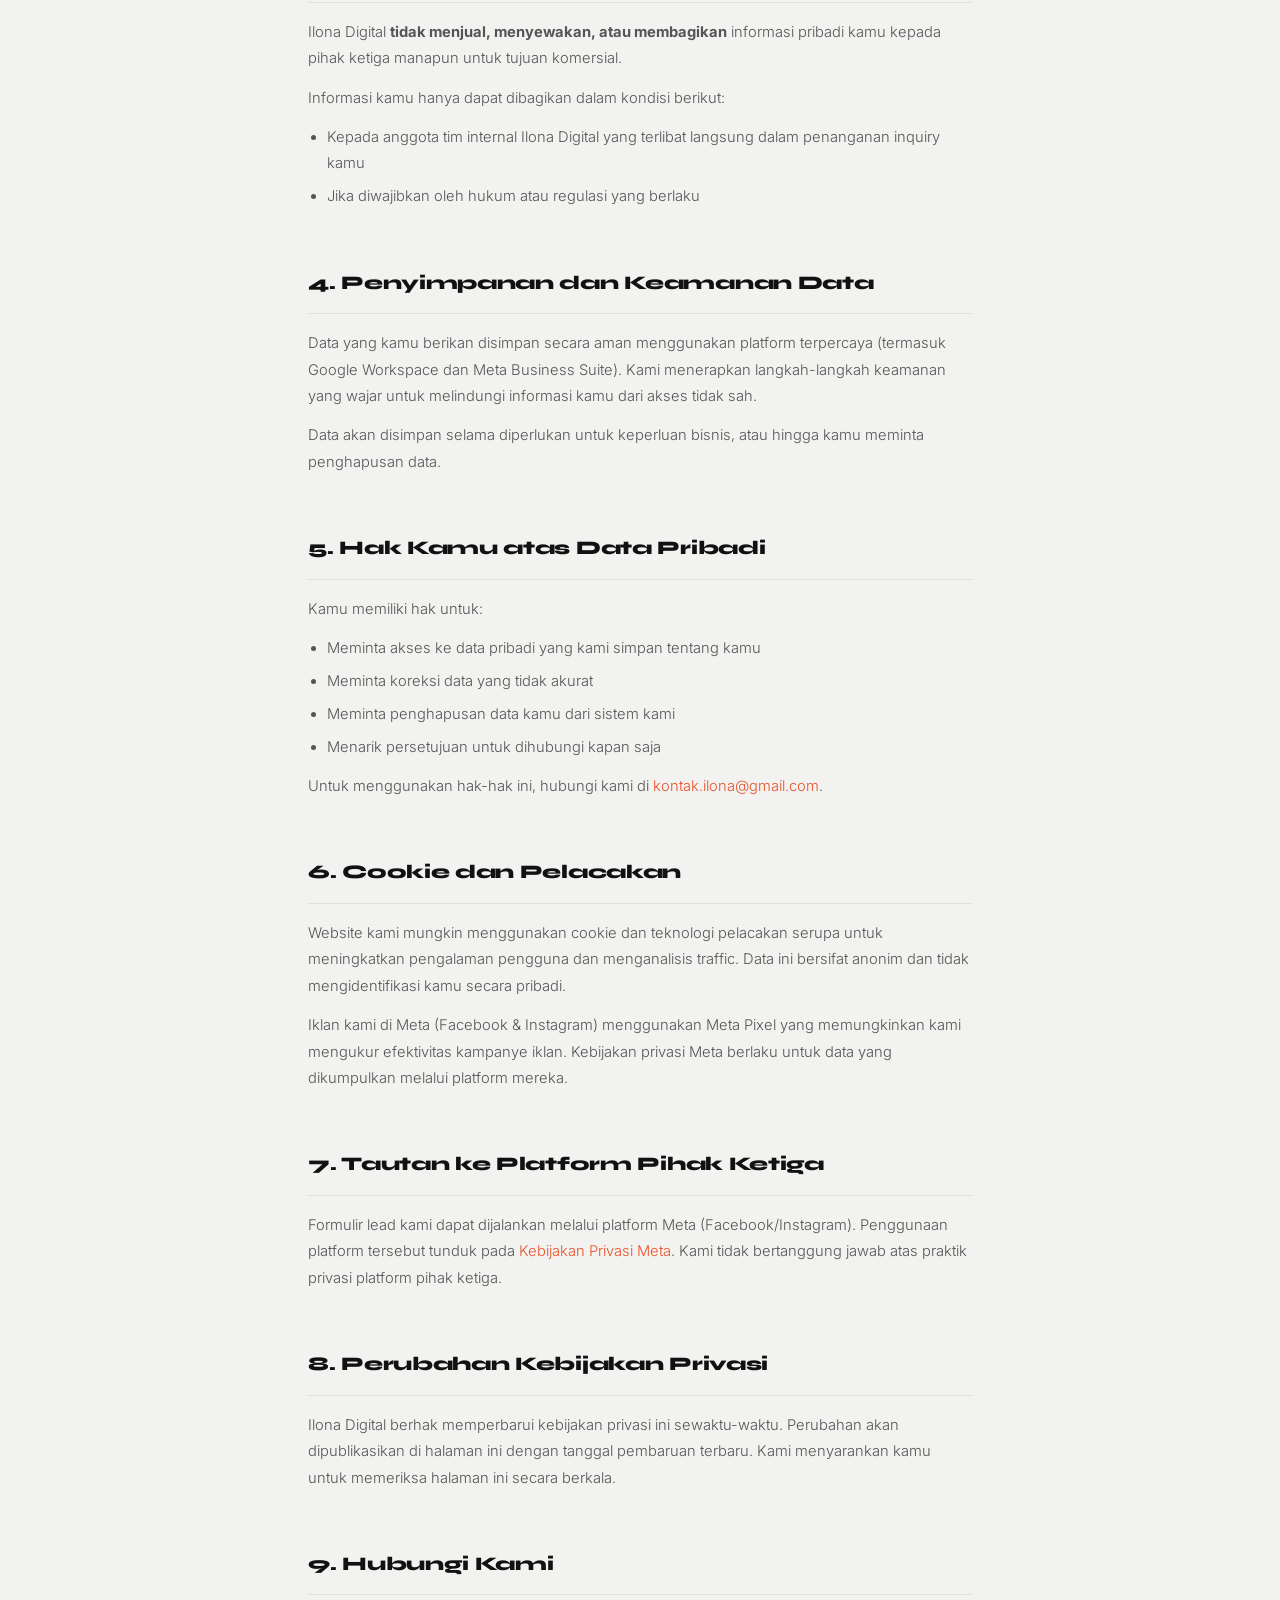
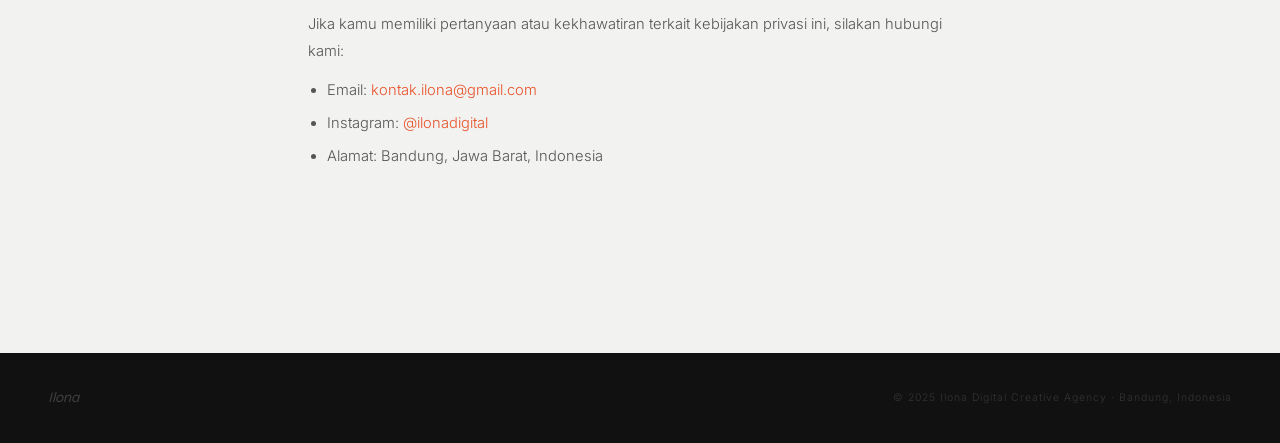
<file: privacy-policy.html>
<!DOCTYPE html>
<html lang="id">
<head>
<meta charset="UTF-8">
<meta name="viewport" content="width=device-width, initial-scale=1.0">
<title>Privacy Policy — Ilona Digital</title>
<link href="https://fonts.googleapis.com/css2?family=Syne:wght@700;800&family=Inter:wght@300;400;500&display=swap" rel="stylesheet">
<style>
*{margin:0;padding:0;box-sizing:border-box;}
body{background:#F2F2F0;color:#111111;font-family:'Inter',sans-serif;font-weight:300;line-height:1.8;}

nav{display:flex;align-items:center;justify-content:space-between;padding:1.5rem 3rem;background:rgba(242,242,240,0.95);backdrop-filter:blur(16px);border-bottom:1px solid rgba(17,17,17,0.06);position:sticky;top:0;z-index:100;}
.logo{display:flex;align-items:center;gap:.5rem;text-decoration:none;}
.logo-icon{width:28px;height:28px;background:#E8522A;border-radius:8px;}
.logo-txt{font-family:'Syne',sans-serif;font-size:.9rem;font-weight:800;color:#111;}
.nav-back{font-size:.78rem;color:#888;text-decoration:none;display:flex;align-items:center;gap:.4rem;transition:color .2s;}
.nav-back:hover{color:#111;}

.hero{background:#E8522A;padding:6rem 3rem 5rem;border-radius:0 0 28px 28px;}
.hero-label{font-size:.65rem;letter-spacing:2.5px;text-transform:uppercase;color:rgba(17,17,17,.5);margin-bottom:1rem;display:flex;align-items:center;gap:.6rem;}
.hero-label::before{content:'';width:14px;height:1px;background:rgba(17,17,17,.4);}
.hero h1{font-family:'Syne',sans-serif;font-size:clamp(2.5rem,6vw,5rem);font-weight:800;letter-spacing:-2px;color:#111;line-height:.9;margin-bottom:1.5rem;}
.hero-meta{font-size:.8rem;color:rgba(17,17,17,.5);}

.content{max-width:760px;margin:0 auto;padding:5rem 3rem;}

.section{margin-bottom:3.5rem;}
.section h2{font-family:'Syne',sans-serif;font-size:1.2rem;font-weight:800;letter-spacing:-.3px;color:#111;margin-bottom:1rem;padding-bottom:.8rem;border-bottom:1px solid rgba(17,17,17,.08);}
.section p{font-size:.92rem;color:#555;margin-bottom:.8rem;}
.section ul{padding-left:1.2rem;margin-bottom:.8rem;}
.section ul li{font-size:.92rem;color:#555;margin-bottom:.4rem;}
.section a{color:#E8522A;text-decoration:none;}
.section a:hover{text-decoration:underline;}

.highlight-box{background:white;border-radius:16px;padding:2rem;margin-bottom:2rem;border-left:3px solid #E8522A;}
.highlight-box p{color:#333;font-size:.9rem;}

footer{background:#111;padding:2rem 3rem;display:flex;align-items:center;justify-content:space-between;flex-wrap:wrap;gap:1rem;margin-top:3rem;}
.footer-logo{font-family:'Syne',sans-serif;font-style:italic;font-size:.9rem;color:rgba(255,255,255,.2);}
footer p{font-size:.65rem;letter-spacing:1px;color:rgba(255,255,255,.15);}

@media(max-width:768px){
  nav{padding:1rem 1.5rem;}
  .hero{padding:5rem 1.5rem 4rem;}
  .content{padding:3rem 1.5rem;}
  footer{padding:1.5rem;flex-direction:column;text-align:center;}
}
</style>
</head>
<body>

<nav>
  <a href="/" class="logo">
    <div class="logo-icon"></div>
    <span class="logo-txt">ILONA</span>
  </a>
  <a href="/" class="nav-back">← Kembali ke Beranda</a>
</nav>

<div class="hero">
  <div class="hero-label">Legal</div>
  <h1>Privacy<br>Policy</h1>
  <p class="hero-meta">Terakhir diperbarui: Juni 2025</p>
</div>

<div class="content">

  <div class="highlight-box">
    <p>Kebijakan privasi ini menjelaskan bagaimana <strong>Ilona Digital</strong> mengumpulkan, menggunakan, dan melindungi informasi pribadi yang kamu berikan melalui formulir iklan kami, termasuk Meta Ads Instant Form dan formulir di website kami.</p>
  </div>

  <div class="section">
    <h2>1. Informasi yang Kami Kumpulkan</h2>
    <p>Ketika kamu mengisi formulir lead kami — baik melalui Meta Ads (Facebook/Instagram) maupun website ilonadigital.id — kami dapat mengumpulkan informasi berikut:</p>
    <ul>
      <li>Nama lengkap</li>
      <li>Alamat email</li>
      <li>Nomor telepon / WhatsApp</li>
      <li>Nama brand atau perusahaan</li>
      <li>Akun media sosial bisnis</li>
      <li>Layanan yang diminati</li>
      <li>Estimasi budget marketing</li>
      <li>Pesan atau kebutuhan tambahan</li>
    </ul>
  </div>

  <div class="section">
    <h2>2. Bagaimana Kami Menggunakan Informasi Kamu</h2>
    <p>Informasi yang kamu berikan digunakan semata-mata untuk keperluan berikut:</p>
    <ul>
      <li>Menghubungi kamu untuk konsultasi layanan Ilona Digital</li>
      <li>Memahami kebutuhan brand kamu agar kami bisa memberikan rekomendasi yang tepat</li>
      <li>Mengirimkan informasi atau penawaran layanan yang relevan</li>
      <li>Meningkatkan kualitas layanan dan komunikasi kami</li>
    </ul>
    <p>Kami <strong>tidak</strong> menggunakan informasi kamu untuk tujuan lain di luar yang disebutkan di atas tanpa persetujuan kamu.</p>
  </div>

  <div class="section">
    <h2>3. Berbagi Informasi dengan Pihak Ketiga</h2>
    <p>Ilona Digital <strong>tidak menjual, menyewakan, atau membagikan</strong> informasi pribadi kamu kepada pihak ketiga manapun untuk tujuan komersial.</p>
    <p>Informasi kamu hanya dapat dibagikan dalam kondisi berikut:</p>
    <ul>
      <li>Kepada anggota tim internal Ilona Digital yang terlibat langsung dalam penanganan inquiry kamu</li>
      <li>Jika diwajibkan oleh hukum atau regulasi yang berlaku</li>
    </ul>
  </div>

  <div class="section">
    <h2>4. Penyimpanan dan Keamanan Data</h2>
    <p>Data yang kamu berikan disimpan secara aman menggunakan platform terpercaya (termasuk Google Workspace dan Meta Business Suite). Kami menerapkan langkah-langkah keamanan yang wajar untuk melindungi informasi kamu dari akses tidak sah.</p>
    <p>Data akan disimpan selama diperlukan untuk keperluan bisnis, atau hingga kamu meminta penghapusan data.</p>
  </div>

  <div class="section">
    <h2>5. Hak Kamu atas Data Pribadi</h2>
    <p>Kamu memiliki hak untuk:</p>
    <ul>
      <li>Meminta akses ke data pribadi yang kami simpan tentang kamu</li>
      <li>Meminta koreksi data yang tidak akurat</li>
      <li>Meminta penghapusan data kamu dari sistem kami</li>
      <li>Menarik persetujuan untuk dihubungi kapan saja</li>
    </ul>
    <p>Untuk menggunakan hak-hak ini, hubungi kami di <a href="mailto:kontak.ilona@gmail.com">kontak.ilona@gmail.com</a>.</p>
  </div>

  <div class="section">
    <h2>6. Cookie dan Pelacakan</h2>
    <p>Website kami mungkin menggunakan cookie dan teknologi pelacakan serupa untuk meningkatkan pengalaman pengguna dan menganalisis traffic. Data ini bersifat anonim dan tidak mengidentifikasi kamu secara pribadi.</p>
    <p>Iklan kami di Meta (Facebook & Instagram) menggunakan Meta Pixel yang memungkinkan kami mengukur efektivitas kampanye iklan. Kebijakan privasi Meta berlaku untuk data yang dikumpulkan melalui platform mereka.</p>
  </div>

  <div class="section">
    <h2>7. Tautan ke Platform Pihak Ketiga</h2>
    <p>Formulir lead kami dapat dijalankan melalui platform Meta (Facebook/Instagram). Penggunaan platform tersebut tunduk pada <a href="https://www.facebook.com/privacy/policy/" target="_blank">Kebijakan Privasi Meta</a>. Kami tidak bertanggung jawab atas praktik privasi platform pihak ketiga.</p>
  </div>

  <div class="section">
    <h2>8. Perubahan Kebijakan Privasi</h2>
    <p>Ilona Digital berhak memperbarui kebijakan privasi ini sewaktu-waktu. Perubahan akan dipublikasikan di halaman ini dengan tanggal pembaruan terbaru. Kami menyarankan kamu untuk memeriksa halaman ini secara berkala.</p>
  </div>

  <div class="section">
    <h2>9. Hubungi Kami</h2>
    <p>Jika kamu memiliki pertanyaan atau kekhawatiran terkait kebijakan privasi ini, silakan hubungi kami:</p>
    <ul>
      <li>Email: <a href="mailto:kontak.ilona@gmail.com">kontak.ilona@gmail.com</a></li>
      <li>Instagram: <a href="https://instagram.com/ilonadigital" target="_blank">@ilonadigital</a></li>
      <li>Alamat: Bandung, Jawa Barat, Indonesia</li>
    </ul>
  </div>

</div>

<footer>
  <span class="footer-logo">Ilona</span>
  <p>© 2025 Ilona Digital Creative Agency · Bandung, Indonesia</p>
</footer>

</body>
</html>
</file>
<file: studio.css>
@font-face{font-family:Bricolage;src:url('./assets/bricolage-variable.woff2') format('woff2');font-style:normal;font-weight:200 800;font-display:swap}
@font-face{font-family:Manrope;src:url('./assets/manrope-variable.woff2') format('woff2');font-style:normal;font-weight:200 800;font-display:swap}
@font-face{font-family:DMSerif;src:url('./assets/dm-serif-italic.woff2') format('woff2');font-style:italic;font-weight:400;font-display:swap}
:root{--bg:#141512;--surface:#20221d;--paper:#eeeee5;--ink:#141512;--orange:#ff502b;--muted:#a9ada1;--line:#393c33;--gutter:clamp(22px,4.7vw,88px);--display:Bricolage,Arial,sans-serif;--body:Manrope,Arial,sans-serif;--serif:DMSerif,Georgia,serif}
*,*::before,*::after{box-sizing:border-box}
html{scroll-behavior:smooth;scroll-padding-top:100px}
body{margin:0;background:var(--bg);color:var(--paper);font:500 16px/1.5 var(--body);-webkit-font-smoothing:antialiased;overflow-x:clip}
body.menu-open,body.dialog-open{overflow:hidden}
a{color:inherit;text-decoration:none;touch-action:manipulation}button{color:inherit;font:inherit;cursor:pointer;touch-action:manipulation}button,a{-webkit-tap-highlight-color:transparent}
img{display:block;width:100%;height:auto}figure,p,h1,h2,h3{margin:0}ul{margin:0;padding:0;list-style:none}[hidden]{display:none!important}
::selection{background:var(--orange);color:var(--ink)}a:focus-visible,button:focus-visible{outline:2px solid currentColor;outline-offset:7px}
.wrap{width:100%;max-width:1680px;margin-inline:auto;padding-inline:var(--gutter)}
.icon{width:24px;height:24px;fill:none;stroke:currentColor;stroke-width:1.5;stroke-linecap:round;stroke-linejoin:round;flex-shrink:0}.icon-sprite{position:absolute;width:0;height:0;overflow:hidden}
.skip-link{position:fixed;top:10px;left:20px;transform:translateY(-160%);padding:12px 20px;color:var(--ink);background:var(--paper);z-index:200}.skip-link:focus{transform:none}
.section-index{font-size:12px;letter-spacing:.06em;font-weight:500;font-variant-numeric:tabular-nums;flex-shrink:0}
.reveal{opacity:1;translate:0 0}.reveal.is-ready{opacity:0;translate:0 30px;transition:opacity .8s ease,translate .9s cubic-bezier(.2,.65,.25,1)}.reveal.is-visible{opacity:1;translate:0 0}
/* A compact header lets the opening composition fill the screen. */
.site-header{position:fixed;inset:0 0 auto;z-index:50;background:linear-gradient(var(--bg),#14151200);isolation:isolate}
.header-inner{height:90px;display:flex;align-items:center;justify-content:space-between;gap:30px}.brand{display:block;width:114px;flex-shrink:0}
.header-controls{display:flex;align-items:center;gap:29px}.header-contact{background:var(--paper);color:var(--ink);border-radius:50px;padding:9px 18px;display:flex;align-items:center;gap:13px;font-size:14px;font-weight:750;line-height:1.3;transition:background .25s}.header-contact .icon{width:15px;height:15px}.header-contact:hover{background:var(--orange)}
.menu-toggle{border:0;padding:10px 0;background:none;display:flex;align-items:center;gap:11px;font-size:15px;font-weight:550}.menu-bars{display:flex;flex-direction:column;gap:5px;width:19px}.menu-bars i{display:block;height:1px;background:currentColor;width:19px;transition:transform .25s}.menu-toggle[aria-expanded="true"] .menu-bars i:first-child{transform:translateY(3px) rotate(45deg)}.menu-toggle[aria-expanded="true"] .menu-bars i:last-child{transform:translateY(-3px) rotate(-45deg)}
.reading-progress{position:absolute;bottom:0;left:0;width:100%;height:1px;background:var(--orange);transform:scaleX(0);transform-origin:left;pointer-events:none;opacity:.65}
.mobile-nav{position:fixed;inset:90px 0 0;height:calc(100dvh - 90px);background:var(--bg);overflow:auto}.menu-open .site-header{background:var(--bg)}.mobile-nav-inner{padding-top:20px;padding-bottom:40px;max-width:1400px}
.mobile-nav-inner>a{display:flex;align-items:center;gap:32px;padding:13px 0;border-bottom:1px solid var(--line);font:650 clamp(35px,5vw,73px)/1.2 var(--display);letter-spacing:-.055em;transition:color .2s,padding .2s}.mobile-nav-inner>a:hover{color:var(--orange);padding-left:10px}.mobile-nav-inner>a>span{font:12px var(--body);letter-spacing:0;color:var(--muted)}.mobile-nav-inner>a .icon{margin-left:auto;width:35px;height:35px}.mobile-nav-inner>.mobile-email{font:14px var(--body);letter-spacing:0;border:0;margin-top:25px;padding-block:15px}
/* The photo aperture opens with scroll; the original brief headline stays intact. */
.hero-story{height:155svh;position:relative;--hero-progress:0}
.hero-pin{height:100svh;min-height:640px;position:sticky;top:0;overflow:hidden;isolation:isolate}
.hero-media{position:absolute;top:48%;left:50%;transform:translate(-50%,-50%);width:calc(61% + var(--hero-progress) * 31%);height:calc(49% + var(--hero-progress) * 24%);border-radius:calc(230px - var(--hero-progress) * 195px);overflow:hidden;background:#080a07;will-change:width,height,border-radius}
.hero-image{position:absolute;inset:0;width:100%;height:100%;object-fit:cover}.hero-image-first{object-position:50% 56%;transform:scale(calc(1.05 + var(--hero-progress) * .08));opacity:calc(1 - var(--hero-progress) * .65)}.hero-image-second{object-position:50% 58%;opacity:calc(var(--hero-progress) * .85);transform:scale(calc(1.12 - var(--hero-progress) * .07))}.hero-shade{position:absolute;inset:0;background:linear-gradient(90deg,#0507041a,#05070447),linear-gradient(0deg,#05070433,transparent 70%)}
.hero-content{position:absolute;inset:0;display:flex;align-items:center;justify-content:center;padding:0 var(--gutter) 3vh;transform:translateY(calc(var(--hero-progress) * -70px));opacity:calc(1 - var(--hero-progress) * .92);pointer-events:none}
.hero-content h1{width:100%;text-align:center;color:var(--orange);font:750 clamp(65px,12.8vw,205px)/.97 var(--display);letter-spacing:-.075em}.hero-line{display:block;white-space:nowrap}.hero-line.hero-italic{font:italic 400 clamp(54px,8.3vw,135px)/1.12 var(--serif);letter-spacing:-.055em;margin-top:13px}
.hero-foot{position:absolute;bottom:13%;left:50%;transform:translateX(-50%);width:min(640px,64%);display:flex;align-items:center;justify-content:space-between;gap:24px;font-size:14px;color:#c5c8bb;opacity:calc(1 - var(--hero-progress));padding:7px 0}.hero-foot:focus-within{opacity:1;background:var(--bg)}.hero-name{font-size:14px;letter-spacing:-.03em}.hero-work-link{display:flex;align-items:center;gap:11px}.hero-work-link .icon{width:15px;height:15px}.hero-work-link:hover{color:var(--orange)}.hero-scroll-link{display:grid;place-items:center;width:42px;height:42px;border:1px solid #73776b;border-radius:50%;transition:color .2s,border-color .2s}.hero-scroll-link .icon{width:18px;height:18px}.hero-scroll-link:hover{color:var(--orange);border-color:var(--orange)}
/* Production photographs are the visual story, exactly as supplied. */
.about-section{padding-top:90px;padding-bottom:80px}.section-heading{display:flex;align-items:flex-start;gap:30px;margin-bottom:55px}.section-heading .section-index{margin-top:19px;color:var(--muted)}.section-heading h2{font:650 clamp(58px,8vw,125px)/.95 var(--display);letter-spacing:-.065em}.heading-mark{margin-left:auto;font-size:67px;line-height:1;color:var(--orange);font-weight:350}
.about-images{display:grid;grid-template-columns:1.1fr .9fr;gap:7%;align-items:start;padding:0 3% 60px}.about-photo{position:relative;border-radius:20px;overflow:hidden;background:#242722;transform:translateY(var(--photo-drift,0px));will-change:transform}.about-photo img{aspect-ratio:3/4;object-fit:cover}.first-photo{max-width:710px}.second-photo{margin-top:180px;border-radius:160px 160px 18px 18px}.photo-corner{display:none}
/* The approved introduction fills with Ilona orange as the reader scrolls. */
.intro-story{margin:0 0 85px;--intro-progress:0}.intro-panel{position:relative;isolation:isolate;overflow:hidden;border-radius:240px;min-height:590px;display:flex;align-items:center;justify-content:center;padding:85px 9%;background:#0d100c}.intro-background{position:absolute;inset:0;width:100%;height:100%;object-fit:cover;object-position:50% 43%;filter:grayscale(1) brightness(.38);transform:scale(calc(1.02 + var(--intro-progress) * .035));z-index:-2}.intro-shade{position:absolute;inset:0;background:linear-gradient(0deg,#090b08aa,#090b0855 45%,#090b0880);z-index:-1}.intro-statement{width:100%;max-width:970px;text-align:center;font:600 clamp(30px,3.5vw,57px)/1.28 var(--body);letter-spacing:-.045em;color:var(--orange);text-wrap:balance}.intro-name{display:block;margin-bottom:14px;font-weight:700}.intro-description{display:block}.intro-word{display:inline-block}
@supports (background-clip:text){.has-text-reveal .intro-word{color:transparent;background:linear-gradient(90deg,var(--orange) var(--word-fill,100%),#aeb1a5 var(--word-fill,100%));background-clip:text;-webkit-background-clip:text}}
@media(min-width:801px) and (min-height:681px) and (prefers-reduced-motion:no-preference){.intro-story{height:150svh}.intro-panel{position:sticky;top:100px;height:calc(100svh - 145px);max-height:900px;min-height:520px}}
@media(max-width:1100px){.intro-panel{padding-inline:8%;border-radius:190px}.intro-statement{font-size:clamp(31px,4vw,45px)}}
@media(max-width:800px){.intro-story{margin-bottom:60px}.intro-panel{border-radius:150px;min-height:540px;padding:74px 9%}.intro-statement{font-size:clamp(28px,4.6vw,38px);line-height:1.32}}
@media(max-width:520px){.intro-story{margin-bottom:43px}.intro-panel{border-radius:120px;min-height:505px;padding:70px 25px}.intro-statement{font-size:clamp(24px,6.1vw,31px);line-height:1.36;letter-spacing:-.035em}.intro-name{margin-bottom:18px}.intro-background{object-position:48% 45%}}
@media(prefers-reduced-motion:reduce){.intro-story{height:auto}.intro-panel{position:relative;top:auto}.intro-background{transform:none}.has-text-reveal .intro-word{color:var(--orange);background:none}}
/* A continuous rightward loop; the static fallback keeps every client visible. */
.clients-section{padding-top:25px;padding-bottom:110px}.clients-section .section-heading{margin-bottom:45px}.clients-section .section-heading h2{font-size:clamp(42px,4.75vw,76px);line-height:1.03}.clients-section h2 span{font-family:var(--serif);font-style:italic;font-weight:400;letter-spacing:-.04em;color:var(--orange)}.clients-section .section-index{margin-top:9px}
.client-marquee{border-block:1px solid var(--line)}.client-logo-set{display:grid;grid-template-columns:repeat(4,minmax(0,1fr));padding:20px var(--gutter)}.client-logo-set li{height:136px;padding:22px 28px;display:flex;align-items:center;justify-content:center;flex-shrink:0}.client-logo-set img{width:auto;max-width:100%;max-height:78px;object-fit:contain;filter:grayscale(1) brightness(0) invert(1);opacity:.9}.client-logo-set .logo-tribelio img{width:124px;max-height:124px;filter:grayscale(1) invert(1) contrast(7);mix-blend-mode:screen}.client-logo-set .logo-gonegani img{width:185px;max-width:100%}.client-logo-set .logo-authentism img{width:155px}.client-logo-set .logo-farmanina img{width:193px}.client-logo-set .logo-maxim img,.client-logo-set .logo-amazy img,.client-logo-set .logo-bank-bjb img{width:152px}
.client-marquee.is-enhanced{overflow:hidden;mask-image:linear-gradient(90deg,transparent,#000 5%,#000 95%,transparent)}.client-marquee.is-enhanced .client-track{width:max-content;display:flex;animation:clients-rightward 38s linear infinite;will-change:transform}.client-marquee.is-enhanced .client-logo-set{display:flex;flex:none;width:max-content;padding:18px 0}.client-marquee.is-enhanced .client-logo-set li{width:max(190px,12.5vw)}.client-marquee.is-paused .client-track{animation-play-state:paused}.client-marquee:not(.is-enhanced) .client-logo-set[aria-hidden]{display:none}
@keyframes clients-rightward{from{transform:translateX(-50%)}to{transform:translateX(0)}}
.marquee-controls{display:flex;justify-content:flex-end}.marquee-toggle{display:inline-flex;align-items:center;gap:7px;min-height:44px;background:none;border:0;padding:10px 0;margin-top:10px;font-size:14px;color:var(--muted)}.marquee-toggle:hover{color:var(--paper)}.marquee-toggle .icon{width:16px;height:16px}
/* One featured case, with the actual evidence available at full size. */
.work-section{padding-top:45px;padding-bottom:115px}.work-heading{display:flex;justify-content:space-between;align-items:center;gap:30px;margin-bottom:54px}.work-heading>div{display:flex;align-items:flex-start;gap:30px}.work-heading .section-index{margin-top:25px;color:var(--muted)}.work-heading h2{font:italic 400 clamp(72px,10.2vw,164px)/.98 var(--serif);letter-spacing:-.045em}.work-arrow{width:74px;height:74px;stroke-width:1;color:var(--orange)}
.case-study{border-radius:28px;background:var(--paper);color:var(--ink);padding:42px}.case-top{display:flex;align-items:flex-start;justify-content:space-between;gap:20px;padding-bottom:31px;margin-bottom:35px;border-bottom:1px solid #cbcec0}.case-top h3{font:650 clamp(18px,1.8vw,27px)/1.5 var(--body);letter-spacing:-.045em}.case-discipline{color:#5e6458;font-weight:450}.case-number{font-size:12px;padding-top:7px;color:#63695e}
.case-body{display:grid;grid-template-columns:1.13fr 1fr;align-items:center;gap:7%}.case-results{padding-left:30px}.result-statement{display:flex;flex-direction:column;align-items:flex-start}.result-label{font-size:18px;font-weight:500;color:#4e5549;letter-spacing:-.04em;line-height:1.4}.result-number{font:650 clamp(92px,10.8vw,166px)/1 var(--display);letter-spacing:-.07em;margin-top:12px;white-space:nowrap}.second-label{margin-top:28px}.result-growth{color:var(--orange);font:italic 400 clamp(113px,12.9vw,190px)/1.1 var(--serif);letter-spacing:-.06em;white-space:nowrap;margin-left:-3px}.result-growth span{font-size:.65em;vertical-align:10%;letter-spacing:-.035em}.final-label{margin-top:5px}.result-rule{display:flex;align-items:center;gap:23px;width:85%;margin-top:42px}.result-rule span{height:1px;flex:1;background:#bac0ad}.result-rule .icon{width:29px;height:29px;color:#616951}
.case-visual{background:#d6dacb;border-radius:140px 140px 15px 15px;padding:36px 34px;display:flex;justify-content:center;overflow:hidden}.result-image-link{position:relative;max-width:302px;box-shadow:0 22px 50px #12170d26;border-radius:10px;transition:transform .45s}.result-image-link:hover{transform:translateY(-5px)}.result-image-link>img{border-radius:10px}.enlarge-button{position:absolute;bottom:14px;right:12px;border-radius:40px;background:var(--ink);color:var(--paper);padding:10px 14px;display:flex;align-items:center;gap:7px;font-size:12px;transition:background .2s}.enlarge-button .icon{width:15px;height:15px}.result-image-link:hover .enlarge-button{background:var(--orange);color:var(--ink)}
/* Ruled service rows reveal a cursor-following card and native tap details. */
.expertise-section{padding-top:60px;padding-bottom:125px}.expertise-heading{display:flex;align-items:flex-start;gap:30px;margin-bottom:58px}.expertise-heading .section-index{margin-top:24px;color:var(--muted)}.expertise-heading h2{font:650 clamp(42px,7.5vw,114px)/1.05 var(--display);letter-spacing:-.055em}
.expertise-rows{border-top:1px solid #ff502b70}.expertise-item{border-bottom:1px solid #ff502b70}.expertise-item summary{position:relative;isolation:isolate;display:grid;grid-template-columns:36px minmax(0,1fr) 36px;align-items:center;gap:28px;list-style:none;padding:42px 0;cursor:pointer;color:var(--orange);transition:color .3s,padding .4s cubic-bezier(.2,.65,.25,1)}.expertise-item summary::-webkit-details-marker{display:none}.expertise-item summary::marker{content:''}.expertise-item summary::before{content:'';position:absolute;inset:0;z-index:-1;background:var(--orange);transform:scaleY(0);transform-origin:bottom;transition:transform .38s cubic-bezier(.2,.65,.25,1)}.expertise-item summary:focus-visible{outline:2px solid var(--paper);outline-offset:5px}.service-index{font-size:14px;font-weight:650;align-self:center}.expertise-item h3{font:italic 400 clamp(37px,4.4vw,76px)/1.16 var(--serif);letter-spacing:-.035em;overflow-wrap:break-word}.expertise-arrow{display:flex;justify-content:flex-end;transition:transform .35s}.expertise-arrow .icon{width:32px;height:32px;stroke-width:1.2}.expertise-item[open] summary,.expertise-item summary:focus-visible{color:var(--ink);padding-inline:26px}.expertise-item[open] summary::before,.expertise-item summary:focus-visible::before{transform:scaleY(1)}.expertise-item[open] .expertise-arrow{transform:rotate(135deg)}
.expertise-detail{display:grid;grid-template-columns:minmax(0,280px) minmax(0,1fr);gap:40px;align-items:center;padding:32px 26px 40px}.service-image{width:100%;height:240px;object-fit:cover;object-position:center;border-radius:14px}.service-image-logo{object-fit:contain;padding:32px;background:#252820}.service-tags{display:flex;flex-wrap:wrap;gap:10px}.service-tags li{font-size:16px;line-height:1.4;padding:10px 16px;border:1px solid #656a5d}.service-platforms{font-size:16px;line-height:1.7;margin-bottom:17px}.service-cta{display:inline-flex;align-items:center;gap:15px;padding:10px 0;margin-top:26px;font-size:16px;color:var(--orange);text-decoration:underline;text-underline-offset:7px}.service-cta:hover{color:var(--paper)}.service-cta .icon{width:18px;height:18px}
.expertise-preview{display:none;position:fixed;top:0;left:0;width:clamp(260px,25vw,352px);z-index:45;pointer-events:none;visibility:hidden;opacity:0;transition:opacity .18s,visibility .18s;will-change:transform}.expertise-preview.is-visible{opacity:1;visibility:visible}.expertise-preview-inner{padding:18px;background:var(--orange);color:var(--ink);border-radius:24px;box-shadow:0 22px 75px #0005;transform:rotate(-3deg) scale(.94);transition:transform .35s cubic-bezier(.2,.65,.25,1)}.expertise-preview.is-visible .expertise-preview-inner{transform:rotate(var(--preview-tilt,-3deg)) scale(1)}.preview-image{width:100%;height:clamp(155px,23vh,238px);object-fit:cover;object-position:center;border-radius:14px;background:#20231d}.preview-image.is-logo{object-fit:contain;padding:27px}.preview-title{font:700 21px/1.18 var(--display);letter-spacing:-.035em;margin:18px 0 12px}.preview-tags{display:flex;flex-wrap:wrap;gap:7px}.preview-tags li{font-size:14px;line-height:1.3;border:1px solid #14151270;padding:7px 9px}.menu-open .expertise-preview,.dialog-open .expertise-preview{visibility:hidden;opacity:0}
@media(hover:hover) and (pointer:fine) and (min-width:901px) and (min-height:600px) and (prefers-reduced-motion:no-preference){.expertise-preview{display:block}.expertise-item summary:hover{color:var(--ink);padding-inline:26px}.expertise-item summary:hover::before{transform:scaleY(1)}.expertise-item:not([open]) summary:hover .expertise-arrow{transform:rotate(45deg)}}
/* The closing typography responds to scroll without an endless marquee. */
.contact-section{padding-top:30px;padding-bottom:95px;overflow:hidden}.contact-top{display:flex;align-items:flex-start;gap:30px}.contact-top>.section-index{margin-top:30px;color:var(--muted)}.contact-cta{display:flex;align-items:center;justify-content:space-between;gap:30px;width:100%;transform:translateX(var(--contact-shift,0px))}.contact-cta h2{font:italic 400 clamp(66px,8.9vw,142px)/1.12 var(--serif);letter-spacing:-.045em;color:var(--orange)}.contact-arrow{display:grid;place-items:center;width:100px;height:100px;flex-shrink:0;border-radius:50%;border:1px solid var(--orange);color:var(--orange);transition:background .3s,color .3s,transform .3s}.contact-arrow .icon{width:42px;height:42px;stroke-width:1.1}.contact-cta:hover .contact-arrow{background:var(--orange);color:var(--ink);transform:rotate(45deg)}.contact-links{display:flex;align-items:center;justify-content:space-between;margin-left:62px;gap:30px;margin-top:44px}.contact-links a{display:flex;align-items:center;gap:15px;font-size:14px}.contact-links a:first-child{font-size:clamp(18px,2.2vw,33px);letter-spacing:-.05em}.contact-links .icon{width:18px;height:18px}.contact-links a:hover{text-decoration:underline;text-underline-offset:5px}
.site-footer{background:var(--orange);color:var(--ink);padding:68px 0 29px;border-radius:35px 35px 0 0}.footer-wordmark{display:block;padding-bottom:68px}.footer-wordmark img{filter:brightness(0);width:100%}.footer-bottom{display:flex;align-items:center;justify-content:space-between;border-top:1px solid #1115;padding-top:25px;font-size:12px}.footer-bottom a{display:flex;align-items:center;gap:10px}.footer-bottom .icon{width:15px;height:15px}
/* Browser-native dialogs provide Escape and focus handling. */
dialog{padding:0;border:0;color:var(--ink);background:var(--paper)}dialog::backdrop{background:#080b06cc;backdrop-filter:blur(7px)}.brief-dialog{width:min(780px,calc(100vw - 32px));max-height:90dvh;overflow:auto;border-radius:18px}.dialog-heading{display:flex;align-items:center;justify-content:space-between;gap:20px;padding:26px 32px 20px;position:sticky;top:0;z-index:1;background:var(--paper);border-bottom:1px solid #ced0c5}.dialog-heading h2{font:550 40px/1.1 var(--display);letter-spacing:-.05em}.dialog-heading p{font-size:14px;line-height:1.4;margin-top:10px}.dialog-close,.image-close{display:grid;place-items:center;width:43px;height:43px;border:1px solid #aaafa0;border-radius:50%;background:var(--paper);flex-shrink:0}.dialog-close:hover{background:var(--orange);border-color:var(--orange)}.form-fallback{padding:18px 32px;font-size:14px;border-bottom:1px solid #ced0c5}.form-fallback a{display:inline-flex;align-items:center;gap:9px;text-decoration:underline;text-underline-offset:3px}.form-fallback .icon{width:15px;height:15px}.brief-dialog iframe{display:block;width:100%;height:900px;border:0;background:#fff}.dialog-email{padding:20px 32px;font-size:14px}.dialog-email a{text-decoration:underline;text-underline-offset:3px}.result-dialog{background:transparent;width:min(710px,calc(100vw - 32px));max-height:94dvh;overflow:auto;scrollbar-width:thin;border-radius:12px}.result-dialog img{width:100%;height:auto}.image-close{position:sticky;top:12px;float:right;margin:12px 12px -55px 0;z-index:2;background:var(--orange);border:0}.image-close:focus-visible{outline-color:var(--ink)}
@media(min-width:801px){.hero-content h1{animation:hero-arrive 1s cubic-bezier(.2,.65,.25,1) both}.hero-foot{animation:foot-arrive 1s .12s both}@keyframes hero-arrive{from{opacity:0;translate:0 25px}to{opacity:1;translate:0 0}}@keyframes foot-arrive{from{translate:0 12px}to{translate:0 0}}}
@media(max-width:1100px){.case-study{padding:33px}.case-results{padding-left:0}.case-body{gap:6%;grid-template-columns:1.1fr 1fr}.case-visual{padding:27px 24px}.case-discipline{display:block;font-size:16px}.result-label{font-size:16px}.result-number{font-size:11vw}.contact-arrow{width:78px;height:78px}.about-images{gap:6%;padding-inline:0}.second-photo{margin-top:125px}.client-logos li{padding-inline:15px}.client-logos .logo-authentism img{max-width:139px}.expertise-list a{min-height:300px}.expertise-list h3{max-width:80%}}
@media(max-width:800px){html{scroll-padding-top:92px}.header-inner{height:76px}.brand{width:98px}.header-controls{gap:22px}.header-contact{font-size:13px;padding:9px 15px}.header-contact .icon{width:13px;height:13px}.menu-toggle{font-size:14px}.mobile-nav{top:76px;height:calc(100dvh - 76px)}.mobile-nav-inner{padding-top:27px}.mobile-nav-inner>a{font-size:42px;padding-block:18px}.hero-story{height:140svh}.hero-pin{min-height:590px;height:90svh}.hero-media{width:calc(75% + var(--hero-progress) * 20%);height:calc(46% + var(--hero-progress) * 24%);border-radius:calc(210px - var(--hero-progress) * 180px);top:48%}.hero-content{padding-bottom:1vh}.hero-content h1{font-size:13.8vw;letter-spacing:-.075em}.hero-line.hero-italic{font-size:10.3vw;margin-top:15px}.hero-foot{width:72%;bottom:13%;font-size:13px}.hero-name{font-size:13px}.about-section{padding-top:65px;padding-bottom:57px}.section-heading{gap:22px;margin-bottom:39px}.section-heading h2{font-size:70px}.section-heading .section-index{margin-top:13px}.heading-mark{font-size:48px}.about-images{gap:6%;padding-bottom:30px}.about-photo{border-radius:15px}.second-photo{margin-top:95px;border-radius:110px 110px 15px 15px}.clients-section{padding-top:20px;padding-bottom:85px}.clients-section .section-heading{margin-bottom:34px}.clients-section .section-heading h2{font-size:46px}.clients-section .section-index{margin-top:7px}.client-logos{grid-template-columns:repeat(6,minmax(0,1fr));padding-block:0}.client-logos li{grid-column:span 2;height:139px;padding:20px}.client-logos li:nth-child(4),.client-logos li:nth-child(5){grid-column:span 3;border-top:1px solid var(--line)}.client-logos li:nth-child(4){border-left:0}.client-logos .logo-seefluencer img{max-height:73px}.client-logos .logo-tribelio img{max-height:112px;width:112px}.work-section{padding-top:32px;padding-bottom:81px}.work-heading{margin-bottom:36px}.work-heading>div{gap:22px}.work-heading h2{font-size:91px}.work-heading .section-index{margin-top:17px}.work-arrow{width:54px;height:54px}.case-study{padding:26px;border-radius:20px}.case-top{padding-bottom:23px;margin-bottom:27px}.case-top h3{font-size:20px}.case-discipline{font-size:14px}.case-number{padding-top:4px}.case-body{gap:22px;grid-template-columns:1fr 1fr}.case-visual{padding:21px 19px;border-radius:85px 85px 12px 12px}.result-label{font-size:15px}.result-number{font-size:10.5vw}.result-growth{font-size:13.3vw}.second-label{margin-top:22px}.result-rule{margin-top:25px}.enlarge-button{padding:9px;bottom:9px;right:9px}.enlarge-button>span{display:none}.expertise-section{padding-top:38px;padding-bottom:88px}.expertise-heading{gap:22px;margin-bottom:37px}.expertise-heading h2{font-size:77px}.expertise-heading .section-index{margin-top:16px}.expertise-list li{top:90px}.expertise-list li:nth-child(2){top:107px}.expertise-list li:nth-child(3){top:124px}.expertise-list li:nth-child(4){top:141px}.expertise-list a{min-height:286px;padding:29px}.expertise-list h3{font-size:46px;max-width:88%}.service-arrow{top:25px;right:27px;width:49px;height:49px}.service-arrow .icon{width:23px;height:23px}.service-watermark{font-size:275px;right:22px;bottom:-43px}.contact-section{padding-top:20px;padding-bottom:70px}.contact-top{gap:22px}.contact-top>.section-index{margin-top:18px}.contact-cta{gap:25px}.contact-cta h2{font-size:8.7vw}.contact-arrow{width:60px;height:60px}.contact-arrow .icon{width:28px;height:28px}.contact-links{margin-left:53px;margin-top:31px}.contact-links a:first-child{font-size:20px}.contact-links a{font-size:13px}.site-footer{padding-top:48px;border-radius:25px 25px 0 0}.footer-wordmark{padding-bottom:47px}}
@media(max-width:520px){.header-inner{gap:18px}.header-controls{gap:17px}.menu-bars{display:none}.header-contact{gap:8px;font-size:12px;padding:9px 13px}.brand{width:91px}.mobile-nav-inner>a{font-size:35px;padding-block:20px;gap:23px}.mobile-nav-inner>a .icon{width:25px;height:25px}.mobile-nav-inner>.mobile-email{font-size:14px}.hero-story{height:135svh}.hero-pin{height:92svh;min-height:540px}.hero-media{width:calc(81% + var(--hero-progress) * 15%);height:calc(48% + var(--hero-progress) * 24%);top:46%;border-radius:calc(150px - var(--hero-progress) * 130px)}.hero-image-first{object-position:51% 55%}.hero-content{padding-inline:16px;padding-bottom:5vh}.hero-content h1{font-size:14.2vw;letter-spacing:-.078em;font-weight:750}.hero-line.hero-italic{font-size:11.9vw;letter-spacing:-.055em;margin-top:17px}.hero-foot{bottom:13%;width:83%;gap:14px;font-size:12px}.hero-name{font-size:12px}.hero-work-link{gap:8px}.hero-scroll-link{width:35px;height:35px}.hero-scroll-link .icon{width:16px;height:16px}.about-section{padding-top:50px;padding-bottom:37px}.section-heading{gap:17px;margin-bottom:29px}.section-index{font-size:11px}.section-heading h2{font-size:54px;letter-spacing:-.06em}.section-heading .section-index{margin-top:9px}.heading-mark{font-size:36px}.about-images{gap:13px;grid-template-columns:1fr 1fr;padding-bottom:22px}.about-photo{border-radius:12px}.second-photo{margin-top:64px;border-radius:70px 70px 12px 12px}.clients-section{padding-top:10px;padding-bottom:67px}.clients-section .section-heading{gap:17px;margin-bottom:29px}.clients-section .section-heading h2{font-size:39px;line-height:1.08}.clients-section h2 span{display:block}.client-logos{grid-template-columns:1fr 1fr}.client-logos li{grid-column:auto!important;height:113px;padding:17px 22px;border:0}.client-logos li+li{border-left:0}.client-logos li:nth-child(even){border-left:1px solid var(--line)}.client-logos li:nth-child(n+3){border-top:1px solid var(--line)}.client-logos li:last-child{grid-column:1/-1!important}.client-logos .logo-gonegani img{max-width:135px}.client-logos .logo-farmanina img{max-width:145px}.client-logos .logo-tribelio img{width:102px;max-height:102px}.client-logos .logo-authentism img{max-width:136px}.work-section{padding-top:22px;padding-bottom:63px}.work-heading{margin-bottom:28px;align-items:flex-end}.work-heading>div{gap:17px}.work-heading h2{font-size:67px}.work-heading .section-index{margin-top:12px}.work-arrow{width:36px;height:36px;margin-bottom:6px}.case-study{padding:22px 20px;border-radius:19px}.case-top{gap:13px;margin-bottom:26px;padding-bottom:20px}.case-top h3{font-size:18px}.case-discipline{font-size:12px;font-weight:500;letter-spacing:-.015em;margin-top:4px}.case-number{font-size:11px}.case-body{grid-template-columns:1fr;gap:27px}.result-statement{display:grid;grid-template-columns:1.13fr 1fr;align-items:start;column-gap:15px}.result-label{font-size:13px;line-height:1.4;letter-spacing:-.04em}.result-number{font-size:clamp(46px,13.9vw,70px);grid-column:1;grid-row:2;margin-top:8px;line-height:1;letter-spacing:-.07em}.second-label{grid-column:2;grid-row:1;margin:0;padding-left:13px;border-left:1px solid #bdc3b1}.result-growth{grid-column:2;grid-row:2;font-size:clamp(51px,15.2vw,79px);line-height:1.05;letter-spacing:-.075em;padding-left:13px;border-left:1px solid #bdc3b1;margin:5px 0 0}.result-growth span{font-size:.61em;vertical-align:9%}.final-label{grid-column:1/-1;grid-row:3;margin-top:13px;font-size:13px}.result-rule{display:none}.case-visual{padding:23px 29px;border-radius:88px 88px 12px 12px}.result-image-link{max-width:265px}.enlarge-button>span{display:block}.enlarge-button{padding:9px 12px}.expertise-section{padding-top:29px;padding-bottom:64px}.expertise-heading{gap:17px;margin-bottom:31px}.expertise-heading h2{font-size:56px}.expertise-heading .section-index{margin-top:11px}.expertise-list li{margin-bottom:15px;border-radius:16px;top:88px}.expertise-list li:nth-child(2){top:103px}.expertise-list li:nth-child(3){top:118px}.expertise-list li:nth-child(4){top:133px}.expertise-list a{padding:25px 22px;min-height:257px}.expertise-list h3{font-size:38px;max-width:98%;letter-spacing:-.045em;margin-top:38px;line-height:1.05}.service-index{font-size:12px}.service-arrow{width:40px;height:40px;top:20px;right:21px}.service-arrow .icon{width:20px;height:20px}.service-watermark{font-size:234px;right:12px;bottom:-39px}.expertise-list a:hover h3{transform:none}.contact-section{padding-top:15px;padding-bottom:57px}.contact-top{display:block}.contact-top>.section-index{display:block;margin:0 0 19px}.contact-cta{gap:14px}.contact-cta h2{font-size:10.6vw;letter-spacing:-.05em}.contact-arrow{width:43px;height:43px}.contact-arrow .icon{width:22px;height:22px}.contact-links{margin:27px 0 0;flex-direction:column;align-items:flex-start;gap:21px}.contact-links a:first-child{font-size:20px}.contact-links a{font-size:14px}.site-footer{padding-top:36px;padding-bottom:25px;border-radius:20px 20px 0 0}.footer-wordmark{padding-bottom:35px}.footer-bottom{font-size:11px;padding-top:20px}.footer-bottom .icon{width:13px;height:13px}.dialog-heading{padding:22px}.dialog-heading h2{font-size:33px}.dialog-heading p{font-size:13px}.form-fallback{padding:17px 22px;font-size:13px}.dialog-email{padding:20px 22px;font-size:13px}.result-dialog{width:calc(100vw - 24px)}}
@media(prefers-reduced-motion:reduce){html{scroll-behavior:auto}*,*::before,*::after{animation:none!important;transition:none!important}.hero-story{height:auto}.hero-pin{position:relative;height:95svh;min-height:580px}.hero-media{will-change:auto}.hero-content,.hero-foot{opacity:1}.reveal.is-ready{opacity:1;translate:0 0}.about-photo{transform:none;will-change:auto}.expertise-list li{position:relative;top:auto!important}.contact-cta{transform:none}}

/* Revised work and service typography remain legible at narrow widths. */
.studio-direction .work-heading h2{font-size:clamp(54px,8.5vw,144px)}.studio-direction .expertise-heading h2{font-size:clamp(42px,7.5vw,114px)}
.gonegani-case{margin-top:38px;background:#23271f;color:var(--paper)}.gonegani-case .case-top{border-color:#535b48}.gonegani-case .case-discipline,.gonegani-case .case-number{color:#b8c1ab}.gonegani-statement{color:#bac1b0;font-size:18px;line-height:1.5;margin-bottom:42px}.gonegani-statement strong{display:block;color:var(--orange);font:600 clamp(60px,9vw,132px)/1.16 var(--display);letter-spacing:-.055em;margin-top:9px}.gonegani-statement strong span{font:italic 400 .48em/1 var(--serif);color:var(--paper);letter-spacing:-.04em;padding-inline:.12em}.gonegani-gallery{display:grid;grid-template-columns:1fr 1fr;gap:6%;align-items:start;padding:0 5% 40px}.gonegani-visual{overflow:hidden;border-radius:20px}.gonegani-visual:nth-child(2){margin-top:85px}.gonegani-visual .result-image-link{display:block;max-width:none;box-shadow:none}.gonegani-visual .result-image-link>img{border-radius:0}.gonegani-visual .result-image-link:hover{transform:scale(1.025)}
@media(max-width:900px){.expertise-item summary{gap:18px;grid-template-columns:27px minmax(0,1fr) 28px;padding-block:32px}.expertise-item h3{font-size:clamp(33px,5.5vw,48px)}.expertise-item[open] summary,.expertise-item summary:focus-visible{padding-inline:18px}.expertise-arrow .icon{width:25px;height:25px}.expertise-detail{grid-template-columns:minmax(0,200px) minmax(0,1fr);gap:25px;padding:25px 18px 30px}.service-image{height:220px}.service-tags li{font-size:14px;padding:9px 12px}.client-logo-set{grid-template-columns:repeat(4,minmax(0,1fr));padding-inline:16px}.client-logo-set li{padding-inline:18px;height:120px}.client-marquee.is-enhanced .client-logo-set li{width:max(180px,12.5vw)}.gonegani-gallery{padding-inline:1%;gap:6%}.gonegani-visual:nth-child(2){margin-top:60px}}
@media(max-width:520px){.studio-direction .work-heading{position:relative}.studio-direction .work-heading>div{display:block}.studio-direction .work-heading .section-index{display:block;margin:0 0 17px}.studio-direction .work-heading h2{font-size:clamp(47px,12vw,62px);letter-spacing:-.055em}.studio-direction .work-arrow{position:absolute;right:0;top:0;width:24px;height:24px}.studio-direction .expertise-heading{display:block}.studio-direction .expertise-heading .section-index{display:block;margin:0 0 17px}.studio-direction .expertise-heading h2{font-size:clamp(41px,11vw,56px)}.expertise-item summary{grid-template-columns:23px minmax(0,1fr) 20px;gap:12px;padding-block:28px}.expertise-item h3{font-size:clamp(28px,7.6vw,37px);line-height:1.15;letter-spacing:-.025em}.expertise-item[open] summary,.expertise-item summary:focus-visible{padding-inline:12px}.service-index{font-size:12px}.expertise-arrow .icon{width:20px;height:20px}.expertise-detail{grid-template-columns:1fr;gap:21px;padding:22px 12px 28px}.service-image{height:220px;object-position:center 42%}.service-image-logo{height:180px}.service-copy{min-width:0}.service-tags li{padding:9px 11px}.service-cta{margin-top:18px}.client-logo-set{grid-template-columns:repeat(2,minmax(0,1fr));padding:12px 16px}.client-logo-set li{height:108px;padding-inline:18px}.client-logo-set .logo-tribelio img{max-height:102px;width:102px}.client-marquee.is-enhanced .client-logo-set li{width:175px}.client-marquee.is-enhanced .client-logo-set{padding-block:10px}.marquee-toggle{font-size:14px}.gonegani-case{margin-top:24px}.gonegani-statement{font-size:16px;margin-bottom:25px}.gonegani-statement strong{font-size:clamp(34px,10.8vw,58px);white-space:nowrap;letter-spacing:-.045em}.gonegani-gallery{gap:13px;padding:0 0 15px}.gonegani-visual{border-radius:11px}.gonegani-visual:nth-child(2){margin-top:43px}.gonegani-gallery .enlarge-button{padding:8px;right:7px;bottom:7px}.gonegani-gallery .enlarge-button>span{display:none}}
@media(prefers-reduced-motion:reduce){.client-marquee{mask-image:none}.client-marquee.is-enhanced .client-track{animation:none;transform:none;will-change:auto;width:auto;display:block}.client-marquee.is-enhanced .client-logo-set{display:grid;width:auto;padding-inline:var(--gutter)}.client-marquee.is-enhanced .client-logo-set li{width:auto}.client-logo-set[aria-hidden]{display:none!important}.marquee-toggle{display:none}.expertise-preview{display:none!important}.expertise-item summary::before{transition:none}}

/* Original screenshots sit behind a licensed iPhone 16 Pro Max device frame. */
.case-body{grid-template-columns:minmax(250px,.85fr) minmax(0,1.5fr);gap:36px}.case-body .case-results{padding-left:0}.case-body .result-number{font-size:clamp(68px,8.1vw,126px)}.case-body .result-growth{font-size:clamp(98px,10.5vw,164px)}
.akela-gallery{display:grid;grid-template-columns:repeat(2,minmax(0,1fr));align-items:start;gap:24px;width:100%;padding:9px 0}.phone-visual{min-width:0}.phone-visual:nth-child(2){padding-top:52px}.phone-visual figcaption{font-size:14px;line-height:1.4;text-align:center;color:#4f5846;margin-top:17px}.device-mockup{display:block;position:relative;isolation:isolate;width:100%;max-width:350px;aspect-ratio:1424/2956;margin-inline:auto;border-radius:0;box-shadow:none;transition:transform .35s}.device-mockup .device-screen{position:absolute;left:3.6516854%;top:1.488498%;width:92.6966292%;height:97.0230041%;border-radius:14.5% / 6.67%;overflow:hidden;background:#050505}.device-screen img{width:100%;height:100%;object-fit:contain;object-position:center}.device-mockup>.device-frame{position:absolute;inset:0;width:100%;height:100%;border-radius:0;pointer-events:none;z-index:1}.device-mockup .enlarge-button{z-index:2;right:8%;bottom:4%;background:var(--ink);color:var(--paper);font-size:12px}.device-mockup:focus-visible{outline-color:var(--orange)}.device-mockup:hover{transform:translateY(-5px)}.device-mockup:hover .enlarge-button{background:var(--orange);color:var(--ink)}
.gonegani-gallery{max-width:920px;margin-inline:auto;padding:4px 2% 35px;gap:9%}.gonegani-visual{overflow:visible;border-radius:0}.gonegani-visual .device-mockup{max-width:350px}.gonegani-visual .device-mockup:hover{transform:translateY(-5px)}
.akela-gallery:focus-visible,.gonegani-gallery:focus-visible{outline:2px solid var(--orange);outline-offset:8px}
@media(max-width:1100px){.case-body{grid-template-columns:minmax(225px,.85fr) minmax(0,1.5fr);gap:28px}.akela-gallery{gap:17px}.phone-visual:nth-child(2){padding-top:40px}.case-body .result-number{font-size:8.1vw}}
@media(max-width:900px){.case-body{grid-template-columns:1fr;gap:36px}.case-body .result-statement{display:grid;grid-template-columns:1fr 1fr;column-gap:25px}.case-body .result-number{grid-column:1;grid-row:2;font-size:clamp(60px,11vw,104px);margin-top:8px;line-height:1.05}.case-body .second-label{grid-column:2;grid-row:1;margin:0;border-left:1px solid #bcc2b3;padding-left:20px}.case-body .result-growth{grid-column:2;grid-row:2;font-size:clamp(70px,12.8vw,128px);line-height:1.05;margin:4px 0 0;border-left:1px solid #bcc2b3;padding-left:20px}.case-body .final-label{grid-column:1/-1;grid-row:3;margin-top:15px}.case-body .result-rule{display:none}.akela-gallery{max-width:650px;margin-inline:auto;gap:28px}.phone-visual:nth-child(2){padding-top:52px}}
@media(max-width:600px){.case-body .result-label{font-size:14px}.case-body .result-number{font-size:clamp(36px,11.7vw,72px);letter-spacing:-.065em}.case-body .result-growth{font-size:clamp(57px,14vw,83px);padding-left:14px}.case-body .second-label{padding-left:14px}.case-body .result-statement{column-gap:15px}.akela-gallery,.gonegani-gallery{display:flex;gap:18px;overflow-x:auto;overscroll-behavior-inline:contain;scroll-snap-type:x proximity;padding:5px 3px 22px;scrollbar-width:thin;scrollbar-color:var(--orange) transparent}.phone-visual,.gonegani-visual{flex:0 0 82%;max-width:270px;scroll-snap-align:start}.phone-visual:nth-child(2){padding-top:0}.gonegani-visual:nth-child(2){margin-top:0}.device-mockup{max-width:270px}.device-mockup .enlarge-button>span{display:block}.device-mockup .enlarge-button{padding:9px 12px;right:8%;bottom:4%}.phone-visual figcaption{margin-top:14px}}
@media(prefers-reduced-motion:reduce){.device-mockup:hover,.gonegani-visual .device-mockup:hover{transform:none}.akela-gallery,.gonegani-gallery{scroll-snap-type:none}}

/* Gonegani: month-to-month ad-attributed GMV, from original dashboard totals. */
.gmv-case{margin-top:38px;background:var(--surface);color:var(--paper);border:1px solid #41463a}
.gmv-case .case-top{border-color:#41463a}.gmv-case .case-discipline,.gmv-case .case-number{color:#b9beb0}
.gmv-overview{display:grid;grid-template-columns:1fr 1fr;align-items:center;gap:clamp(30px,6vw,95px);padding:12px 0 46px}
.gmv-kicker{font-size:16px;font-weight:550;line-height:1.5;color:#c6ccbd}
.gmv-growth{font:600 clamp(58px,10.1vw,146px)/1.05 var(--display);letter-spacing:-.065em;color:var(--orange);margin:14px 0 18px;white-space:nowrap}
.gmv-growth>span{font-size:.64em;letter-spacing:-.045em}
.gmv-period{font:italic 400 clamp(24px,3vw,40px)/1.2 var(--serif);color:var(--paper)}
.gmv-comparison{margin-top:20px}.gmv-month{display:grid;grid-template-columns:1fr auto;align-items:end;gap:14px 18px;margin-top:25px}
.gmv-month dt{font-size:16px;font-weight:600;line-height:1.4}.gmv-month dt span{display:block;font-size:14px;font-weight:400;color:#b9beb0;margin-top:4px}
.gmv-month dd{font:550 clamp(28px,3.7vw,54px)/1.1 var(--display);letter-spacing:-.05em}
.gmv-bar{grid-column:1/-1;display:block;height:10px;background:#383e32;border-radius:10px;overflow:hidden}
.gmv-bar::before{content:"";display:block;width:var(--gmv-share);height:100%;background:#a4af95;border-radius:inherit}
.gmv-month-february dd{color:var(--orange)}.gmv-month-february .gmv-bar::before{background:var(--orange)}
.gmv-note{font-size:14px;line-height:1.65;color:#b9beb0;max-width:49ch;margin-top:22px}
.gmv-evidence{display:grid;grid-template-columns:repeat(2,minmax(0,1fr));gap:24px;border-top:1px solid #41463a;padding-top:26px}
.gmv-screenshot{min-width:0}.gmv-screenshot figcaption{display:flex;justify-content:space-between;gap:16px;align-items:baseline;font-size:14px;line-height:1.5;margin-bottom:13px}.gmv-screenshot figcaption span:last-child{color:#b9beb0}
.dashboard-image{display:block;max-width:none;border-radius:10px;background:#f5f5f5;box-shadow:none;overflow:hidden}
.dashboard-image>img{width:100%;height:auto;border-radius:0}.dashboard-image .enlarge-button{position:static;justify-content:center;margin:0;border-radius:0;padding:11px 14px;font-size:14px;background:#34392d;color:var(--paper)}
.dashboard-image .enlarge-button>span{display:inline}.dashboard-image:focus-visible{outline:2px solid var(--orange);outline-offset:5px}
.result-dialog.is-landscape{width:min(1500px,calc(100vw - 32px));background:#f5f5f5}
@media(max-width:900px){.gmv-overview{grid-template-columns:1fr;gap:38px;padding:4px 0 32px}.gmv-growth{font-size:clamp(58px,16vw,120px)}.gmv-breakdown{max-width:none}.gmv-evidence{grid-template-columns:1fr;gap:28px}.gmv-month dd{font-size:clamp(28px,6.5vw,52px)}}
@media(max-width:520px){.gmv-case{margin-top:24px}.gmv-case .case-discipline{font-size:14px}.gmv-overview{gap:30px}.gmv-growth{margin-block:12px 14px}.gmv-month{column-gap:12px}.gmv-month dd{font-size:30px}.gmv-kicker,.gmv-month dt{font-size:16px}.gmv-evidence{padding-top:22px;gap:25px}.result-dialog.is-landscape{width:calc(100vw - 24px)}}

/* Zerox Fishing: first-month Shopee Ads results. */
.zerox-case{margin-top:38px;background:var(--paper);color:var(--ink)}
.zerox-overview{display:grid;grid-template-columns:1.1fr 1fr;align-items:center;gap:clamp(30px,5vw,80px);padding:10px 0 44px}
.zerox-kicker{font-size:16px;font-weight:600;line-height:1.5}.zerox-roas{font:600 clamp(62px,10.2vw,150px)/1.05 var(--display);letter-spacing:-.07em;margin:14px 0 17px;white-space:nowrap}.zerox-roas span{color:#ba3018;font-size:.7em}
.zerox-period{font-size:16px;line-height:1.5;color:#555e4c}
.zerox-metrics{display:grid;gap:24px}.zerox-metrics>div{border-bottom:1px solid #bfc5b4;padding-bottom:22px}.zerox-metrics dt{font-size:16px;font-weight:550;line-height:1.5;color:#555e4c}.zerox-metrics dd{font:550 clamp(28px,3.8vw,56px)/1.15 var(--display);letter-spacing:-.045em;margin-top:9px}
.zerox-screenshot .dashboard-image{border:1px solid #c8cbbf}.zerox-screenshot .dashboard-image .enlarge-button{background:#e0e3d6;color:var(--ink)}.zerox-screenshot .dashboard-image:hover .enlarge-button{background:var(--orange)}
@media(max-width:900px){.zerox-overview{grid-template-columns:1fr;gap:28px;padding:4px 0 30px}.zerox-roas{font-size:clamp(62px,16vw,126px)}.zerox-metrics{grid-template-columns:1fr 1fr;gap:25px}.zerox-metrics dd{font-size:clamp(25px,5vw,44px)}}
@media(max-width:520px){.zerox-case{margin-top:24px}.zerox-case .case-discipline{font-size:14px}.zerox-overview{gap:27px}.zerox-metrics{grid-template-columns:1fr;gap:18px}.zerox-metrics>div{display:flex;flex-wrap:wrap;justify-content:space-between;align-items:baseline;gap:8px 15px;padding-bottom:16px}.zerox-metrics dd{margin-top:0;font-size:28px}}

/* Keep portfolio spacing consistent after reordering cases. */
.work-section .case-study{margin-top:0}.work-section .case-study + .case-study{margin-top:38px}
@media(max-width:520px){.work-section .case-study + .case-study{margin-top:24px}}

/* Clinic website walkthrough inside an original transparent MacBook frame. */
.farmanina-case{background:#20221d;color:var(--paper);border:1px solid #41463a}
.farmanina-case .case-top{border-color:#41463a}.farmanina-case .case-discipline,.farmanina-case .case-number{color:#b9beb0}
.macbook-mockup{position:relative;isolation:isolate;width:100%;max-width:1060px;aspect-ratio:800/489;margin:12px auto 0;filter:drop-shadow(0 16px 18px #0004)}
.macbook-mockup .macbook-screen{display:block;position:absolute;left:9.25%;top:3.68098%;width:81.5%;height:86.29857%;aspect-ratio:auto;background:#080808;object-fit:contain;border-radius:0;z-index:1}
.macbook-frame{position:relative;display:block;width:100%;height:auto;z-index:2;pointer-events:none;user-select:none}
.macbook-mockup .macbook-screen:fullscreen{inset:0;width:100%;height:100%;object-fit:contain;border-radius:0}
.macbook-mockup .macbook-screen:-webkit-full-screen{inset:0;width:100%;height:100%;object-fit:contain;border-radius:0}
.website-preview video:focus-visible{outline:2px solid var(--orange);outline-offset:5px}
.website-preview figcaption{font-size:14px;line-height:1.5;color:#b9beb0;margin-top:23px;text-align:center}
@media(max-width:520px){.farmanina-case .case-discipline{font-size:14px}.macbook-mockup{margin-top:5px;filter:drop-shadow(0 8px 9px #0004)}}

/* Viona Water uses the shared MacBook presentation and original homepage capture. */
.viona-case{background:var(--paper);color:var(--ink)}
.client-logo-set .logo-viona img{width:165px;max-height:82px}
.macbook-snapshot{display:block;border-radius:0;box-shadow:none;max-width:1060px}
.macbook-snapshot>.macbook-frame{border-radius:0}
.viona-case .macbook-screen{background:#fff}
.macbook-snapshot:focus-visible{outline:2px solid var(--orange);outline-offset:8px}
.project-site-link{display:inline-block;color:var(--ink);font-size:14px;font-weight:600;text-decoration:underline;text-underline-offset:5px;padding:10px 2px}
.project-site-link:hover{color:#a92e15}
@media(max-width:520px){.viona-case .case-discipline{font-size:14px}}
</file>
